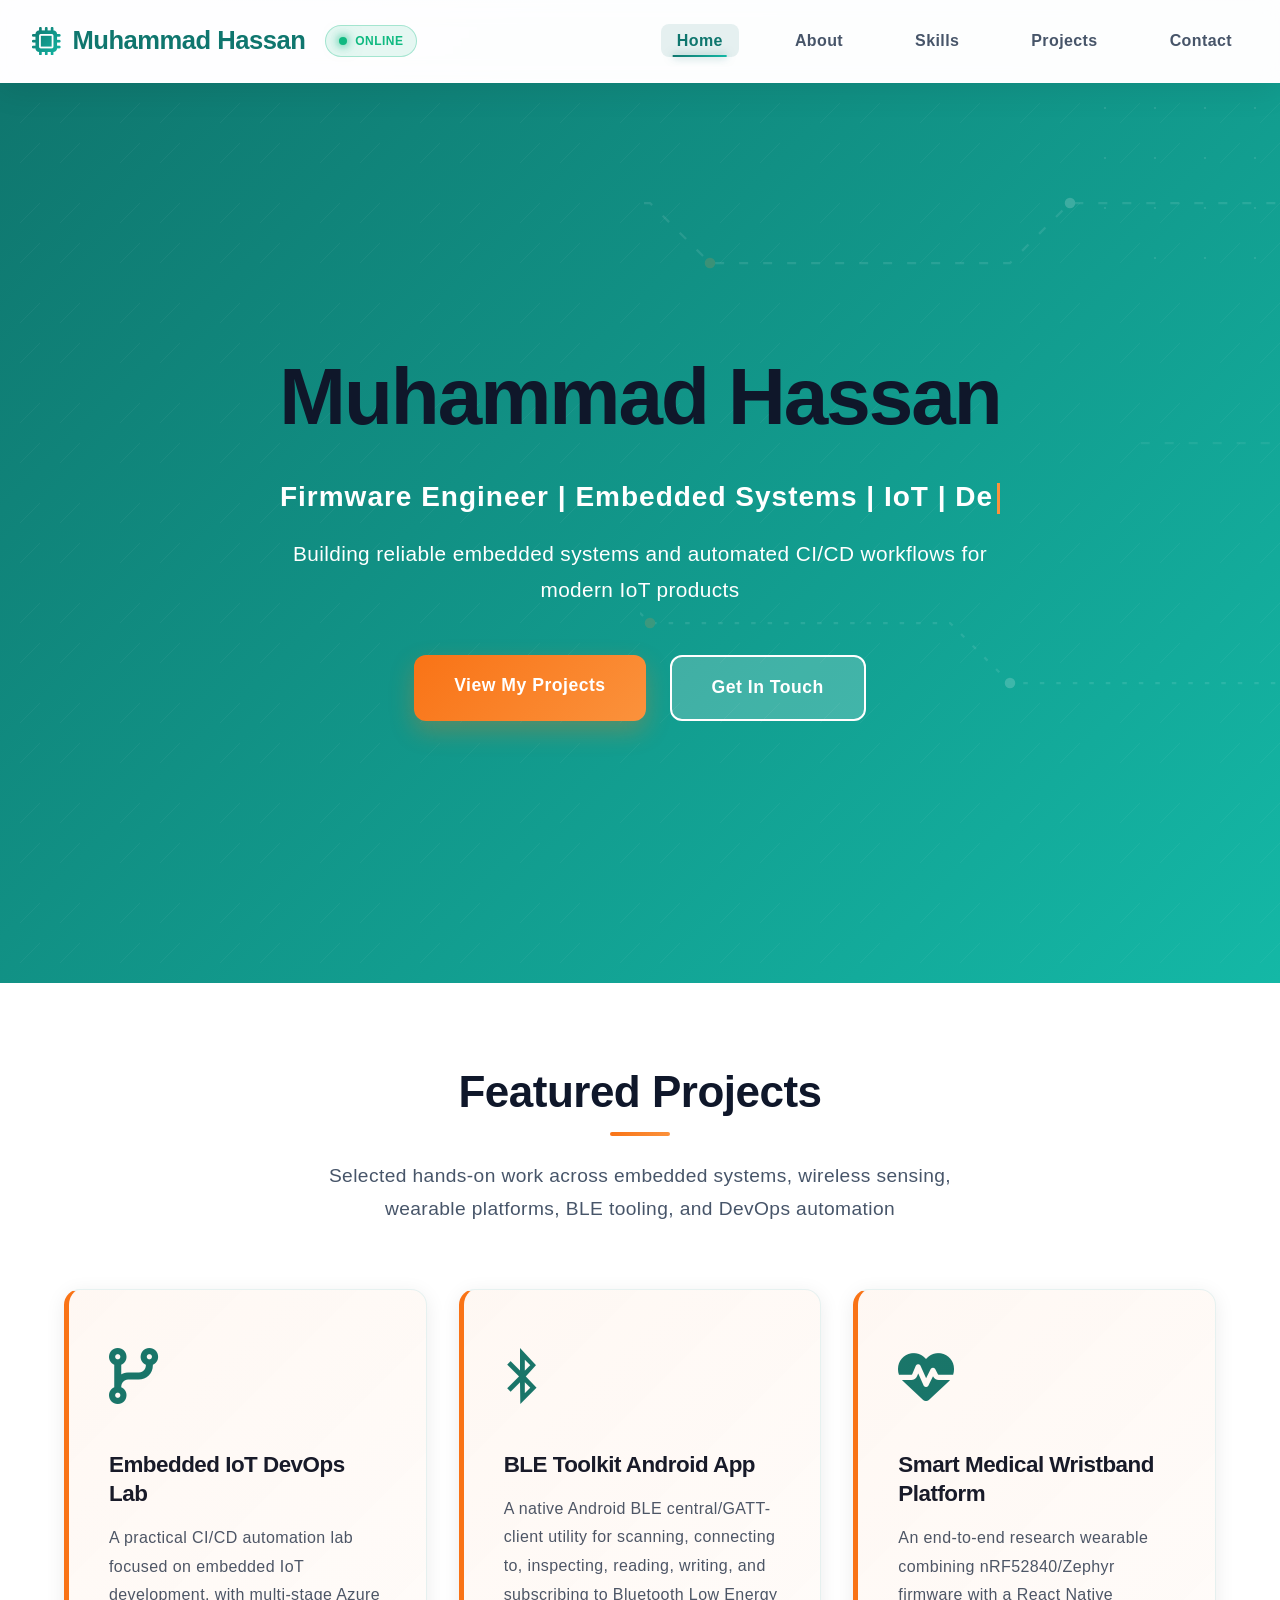
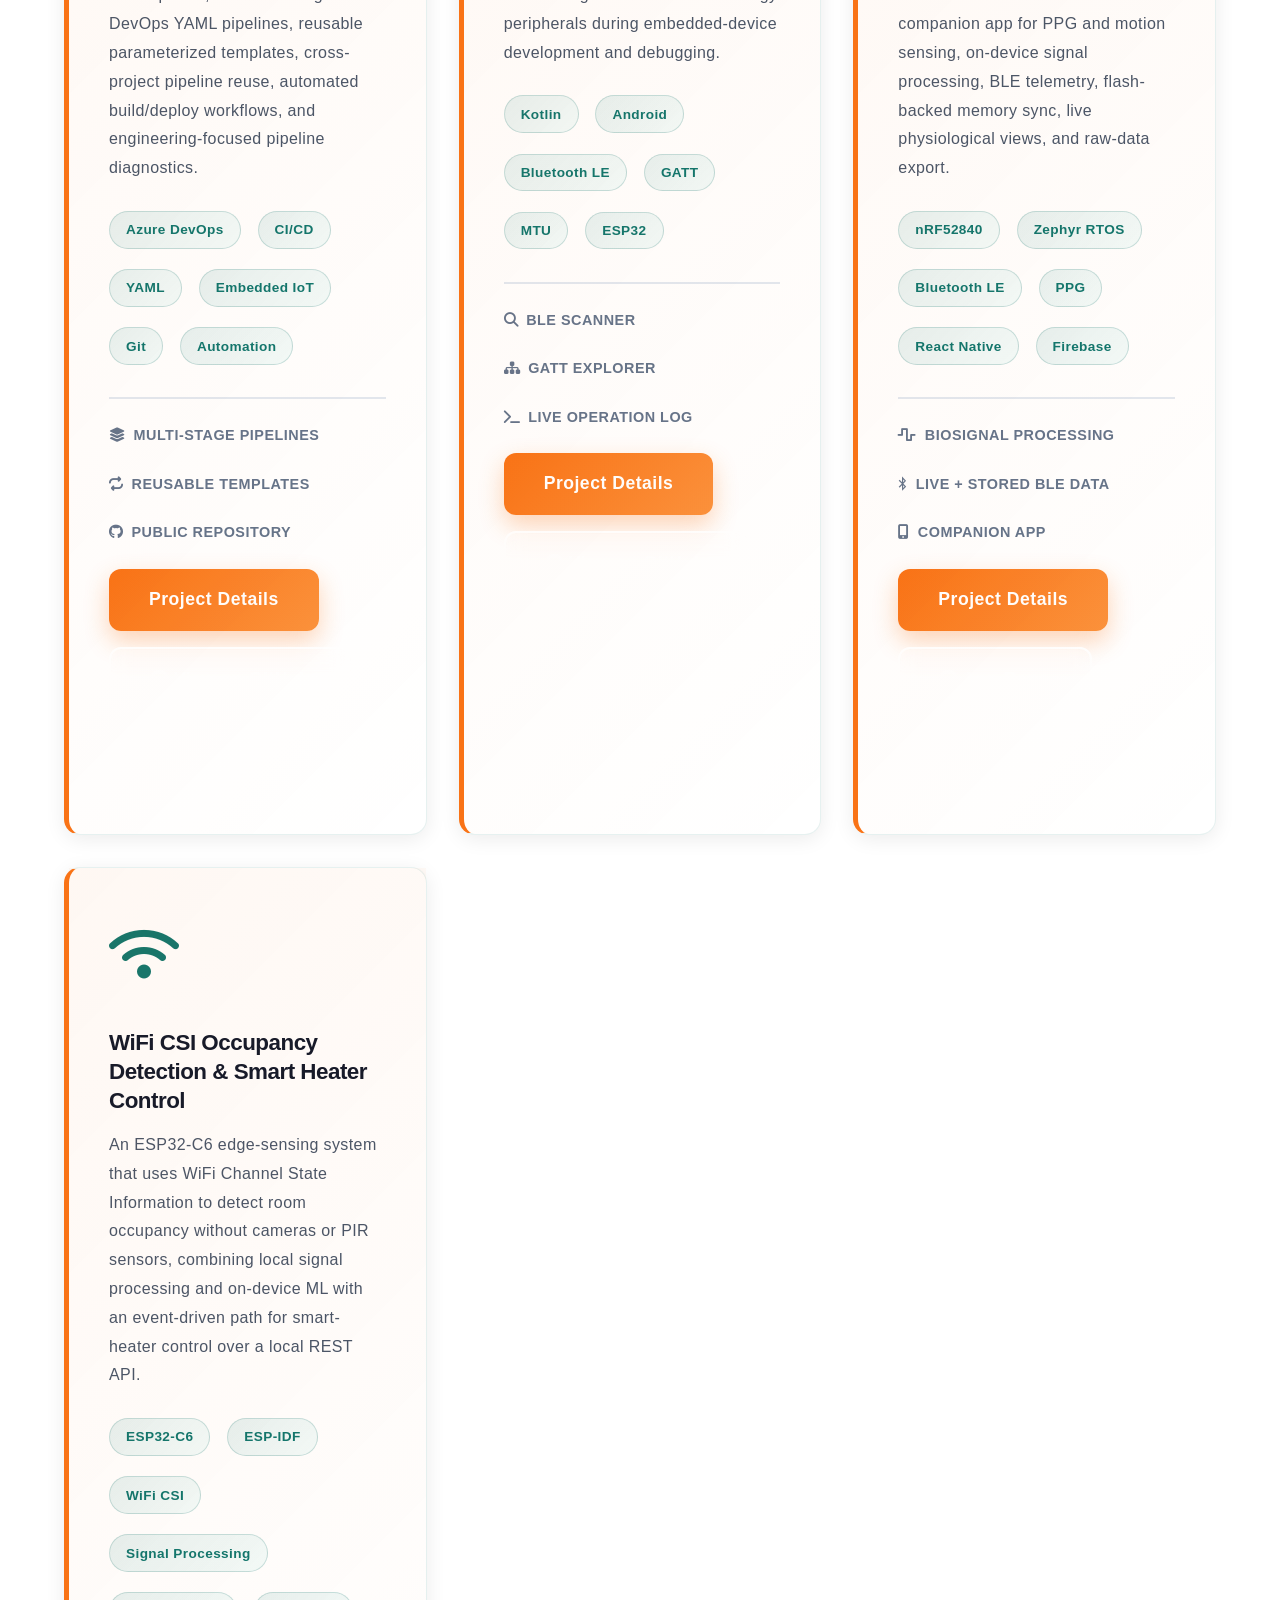
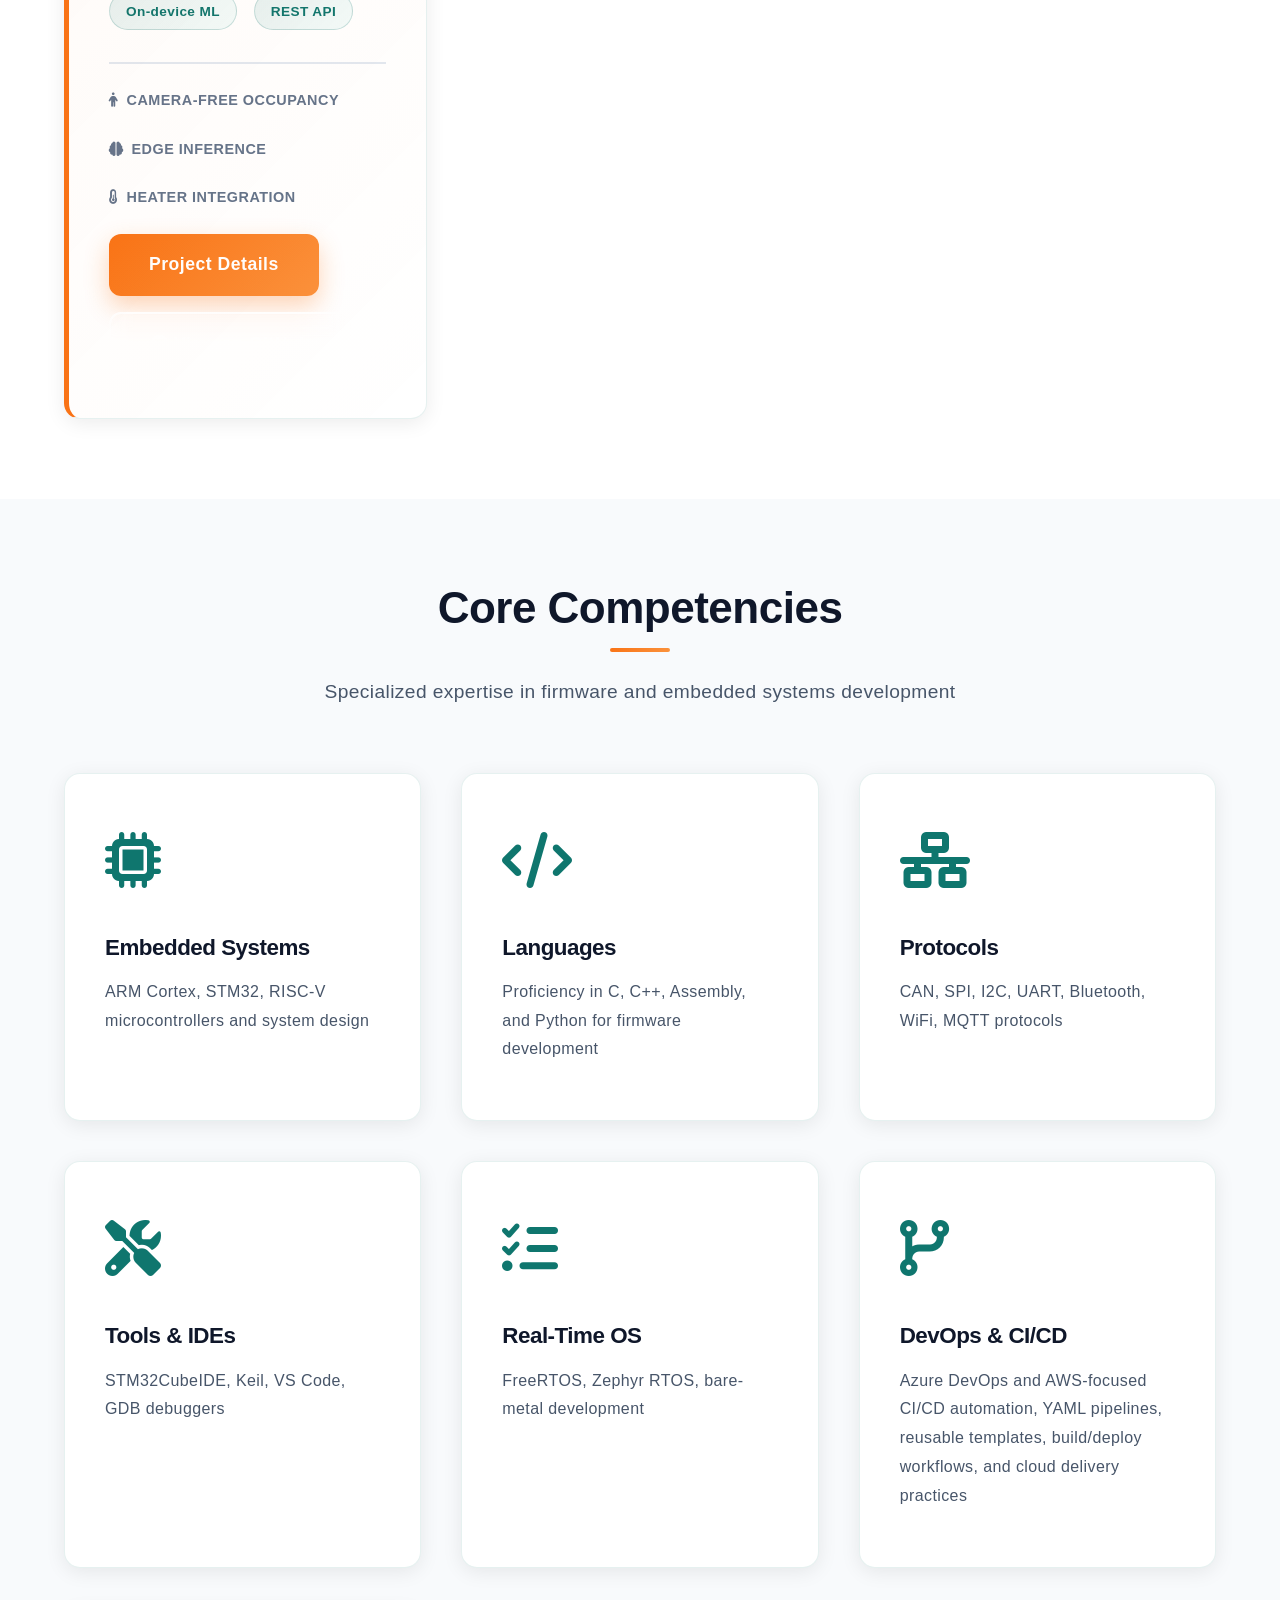
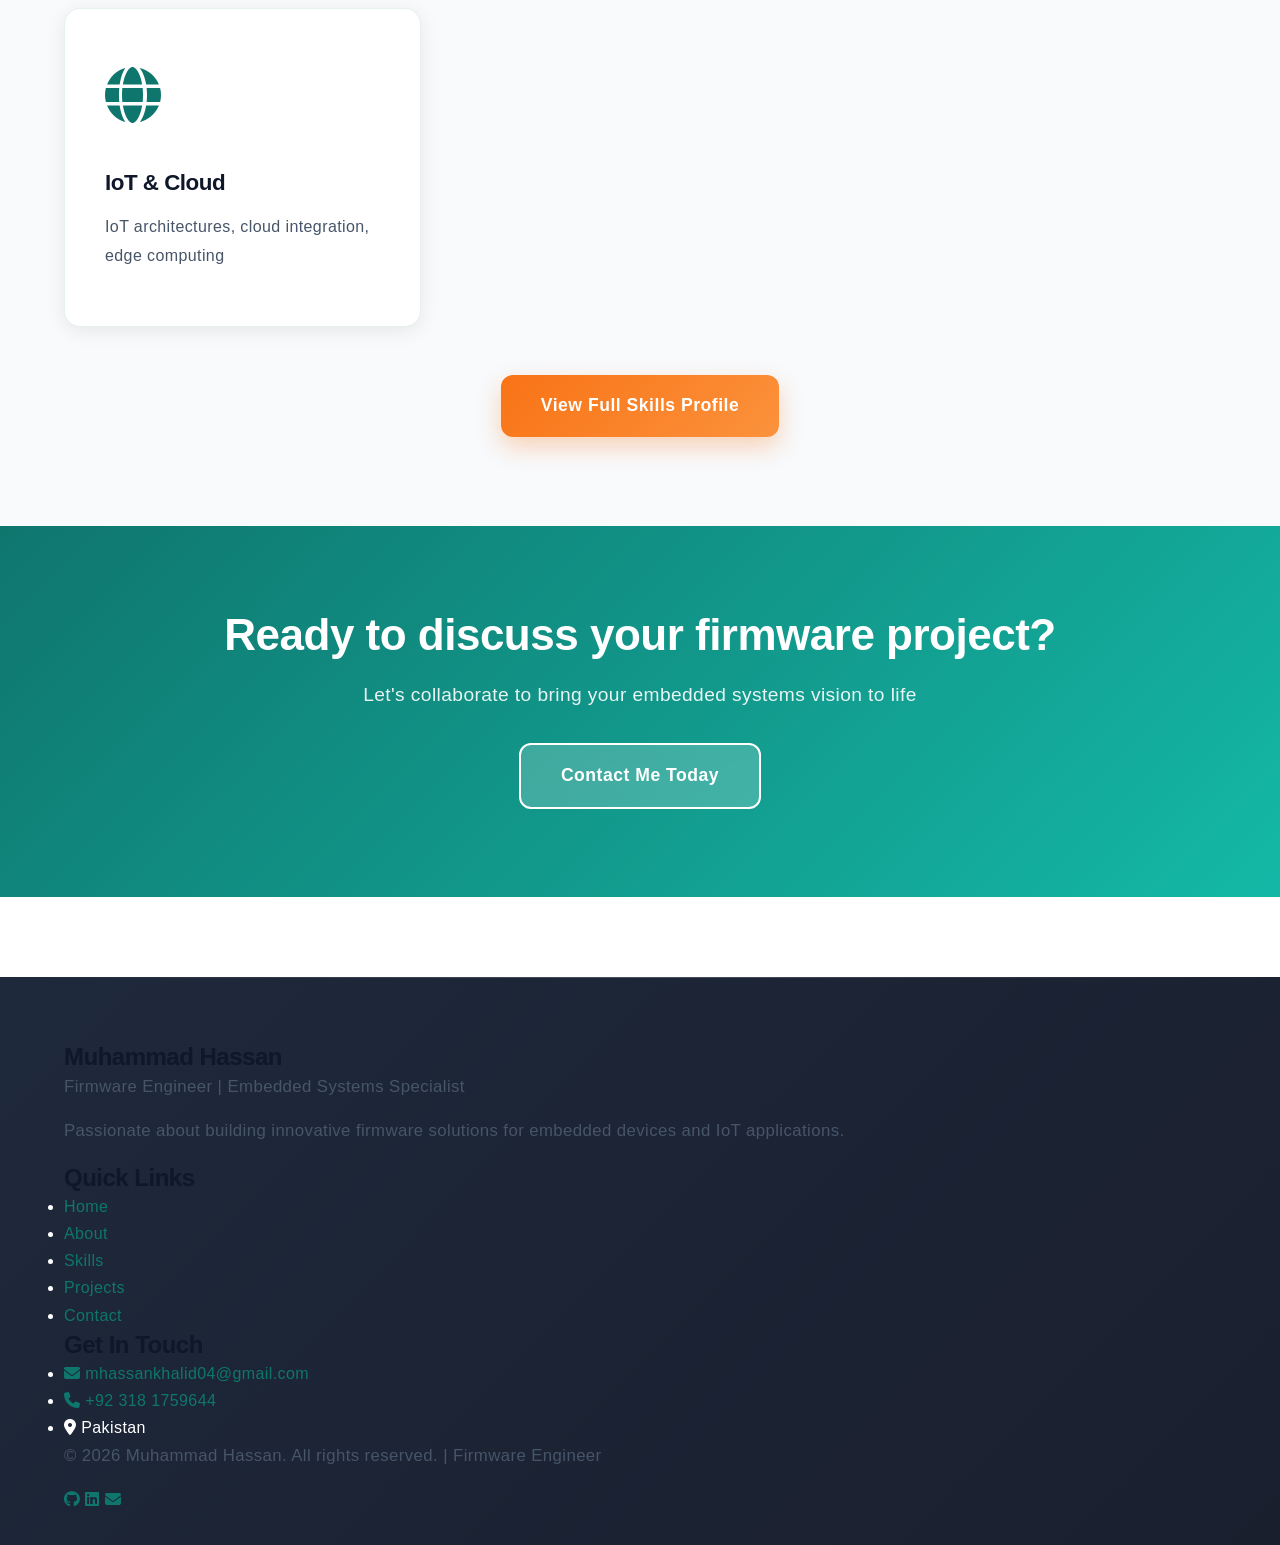
<file: index.html>
<!DOCTYPE html>
<html lang="en">
<head>
    <meta charset="UTF-8">
    <meta name="viewport" content="width=device-width, initial-scale=1.0">
    <title>Muhammad Hassan - Firmware Engineer Portfolio</title>
    <link rel="stylesheet" href="styles.css">
    <link rel="stylesheet" href="https://cdnjs.cloudflare.com/ajax/libs/font-awesome/6.4.0/css/all.min.css">
</head>
<body>
    <!-- Navigation -->
    <nav>
        <div class="navbar">
            <div class="logo">
                <i class="fas fa-microchip"></i>
                <span>Muhammad Hassan</span>
                <span class="status-pill"><span class="led-dot"></span>Online</span>
            </div>
            <ul class="nav-links">
                <li><a href="index.html" class="nav-link active">Home</a></li>
                <li><a href="about.html" class="nav-link">About</a></li>
                <li><a href="skills.html" class="nav-link">Skills</a></li>
                <li><a href="projects.html" class="nav-link">Projects</a></li>
                <li><a href="contact.html" class="nav-link">Contact</a></li>
            </ul>
            <button class="menu-toggle">
                <span></span>
                <span></span>
                <span></span>
            </button>
        </div>
    </nav>

    <!-- Hero Section -->
    <section class="hero" data-parallax="0.5">
        <div class="hero-content">
            <h1 class="hero-title">Muhammad Hassan</h1>
            <p class="hero-subtitle"><span data-typing data-speed="40">Firmware Engineer | Embedded Systems | IoT | DevOps</span><span class="cursor-blink">&nbsp;</span></p>
            <p class="hero-description">Building reliable embedded systems and automated CI/CD workflows for modern IoT products</p>
            <div class="cta-buttons">
                <a href="projects.html" class="btn btn-primary">View My Projects</a>
                <a href="contact.html" class="btn btn-secondary">Get In Touch</a>
            </div>
        </div>
    </section>

    


    <!-- Featured Project -->
    <section>
        <div class="container">
            <div class="section-title">
                <h2>Featured Projects</h2>
                <p>Selected hands-on work across embedded systems, wireless sensing, wearable platforms, BLE tooling, and DevOps automation</p>
            </div>
            <div class="featured-projects-grid">
                <div class="card project-card">
                    <div class="card-icon"><i class="fas fa-code-branch"></i></div>
                    <h3 class="card-title">Embedded IoT DevOps Lab</h3>
                    <p class="card-text">
                        A practical CI/CD automation lab focused on embedded IoT development, with multi-stage Azure DevOps YAML pipelines, reusable parameterized templates, cross-project pipeline reuse, automated build/deploy workflows, and engineering-focused pipeline diagnostics.
                    </p>
                    <div style="margin-top: 1rem;">
                        <span class="tech-tag">Azure DevOps</span>
                        <span class="tech-tag">CI/CD</span>
                        <span class="tech-tag">YAML</span>
                        <span class="tech-tag">Embedded IoT</span>
                        <span class="tech-tag">Git</span>
                        <span class="tech-tag">Automation</span>
                    </div>
                    <div class="project-meta">
                        <span class="meta-item"><i class="fas fa-layer-group"></i> Multi-stage pipelines</span>
                        <span class="meta-item"><i class="fas fa-repeat"></i> Reusable templates</span>
                        <span class="meta-item"><i class="fab fa-github"></i> Public repository</span>
                    </div>
                    <div style="margin-top: 1.5rem; display: flex; gap: 1rem; flex-wrap: wrap;">
                        <a href="projects.html" class="btn btn-primary">Project Details</a>
                        <a href="https://github.com/decodethehassan/devops-rpi-stm" target="_blank" rel="noopener noreferrer" class="btn btn-secondary"><i class="fab fa-github"></i> View on GitHub</a>
                    </div>
                </div>

                <div class="card project-card">
                    <div class="card-icon"><i class="fab fa-bluetooth-b"></i></div>
                    <h3 class="card-title">BLE Toolkit Android App</h3>
                    <p class="card-text">
                        A native Android BLE central/GATT-client utility for scanning, connecting to, inspecting, reading, writing, and subscribing to Bluetooth Low Energy peripherals during embedded-device development and debugging.
                    </p>
                    <div style="margin-top: 1rem;">
                        <span class="tech-tag">Kotlin</span>
                        <span class="tech-tag">Android</span>
                        <span class="tech-tag">Bluetooth LE</span>
                        <span class="tech-tag">GATT</span>
                        <span class="tech-tag">MTU</span>
                        <span class="tech-tag">ESP32</span>
                    </div>
                    <div class="project-meta">
                        <span class="meta-item"><i class="fas fa-magnifying-glass"></i> BLE scanner</span>
                        <span class="meta-item"><i class="fas fa-sitemap"></i> GATT explorer</span>
                        <span class="meta-item"><i class="fas fa-terminal"></i> Live operation log</span>
                    </div>
                    <div style="margin-top: 1.5rem; display: flex; gap: 1rem; flex-wrap: wrap;">
                        <a href="projects.html" class="btn btn-primary">Project Details</a>
                        <a href="https://github.com/decodethehassan/BLE-Toolkit-app" target="_blank" rel="noopener noreferrer" class="btn btn-secondary"><i class="fab fa-github"></i> View on GitHub</a>
                    </div>
                </div>

                <div class="card project-card">
                    <div class="card-icon"><i class="fas fa-heart-pulse"></i></div>
                    <h3 class="card-title">Smart Medical Wristband Platform</h3>
                    <p class="card-text">
                        An end-to-end research wearable combining nRF52840/Zephyr firmware with a React Native companion app for PPG and motion sensing, on-device signal processing, BLE telemetry, flash-backed memory sync, live physiological views, and raw-data export.
                    </p>
                    <div style="margin-top: 1rem;">
                        <span class="tech-tag">nRF52840</span>
                        <span class="tech-tag">Zephyr RTOS</span>
                        <span class="tech-tag">Bluetooth LE</span>
                        <span class="tech-tag">PPG</span>
                        <span class="tech-tag">React Native</span>
                        <span class="tech-tag">Firebase</span>
                    </div>
                    <div class="project-meta">
                        <span class="meta-item"><i class="fas fa-wave-square"></i> Biosignal processing</span>
                        <span class="meta-item"><i class="fab fa-bluetooth-b"></i> Live + stored BLE data</span>
                        <span class="meta-item"><i class="fas fa-mobile-screen-button"></i> Companion app</span>
                    </div>
                    <div style="margin-top: 1.5rem; display: flex; gap: 1rem; flex-wrap: wrap;">
                        <a href="projects.html" class="btn btn-primary">Project Details</a>
                        <a href="https://github.com/decodethehassan/SmartWatchApp" target="_blank" rel="noopener noreferrer" class="btn btn-secondary"><i class="fab fa-github"></i> App Repo</a>
                        <a href="https://github.com/decodethehassan/Medical-Wristband-Firmware" target="_blank" rel="noopener noreferrer" class="btn btn-secondary"><i class="fab fa-github"></i> Firmware Repo</a>
                    </div>
                </div>

                <div class="card project-card">
                    <div class="card-icon"><i class="fas fa-wifi"></i></div>
                    <h3 class="card-title">WiFi CSI Occupancy Detection & Smart Heater Control</h3>
                    <p class="card-text">
                        An ESP32-C6 edge-sensing system that uses WiFi Channel State Information to detect room occupancy without cameras or PIR sensors, combining local signal processing and on-device ML with an event-driven path for smart-heater control over a local REST API.
                    </p>
                    <div style="margin-top: 1rem;">
                        <span class="tech-tag">ESP32-C6</span>
                        <span class="tech-tag">ESP-IDF</span>
                        <span class="tech-tag">WiFi CSI</span>
                        <span class="tech-tag">Signal Processing</span>
                        <span class="tech-tag">On-device ML</span>
                        <span class="tech-tag">REST API</span>
                    </div>
                    <div class="project-meta">
                        <span class="meta-item"><i class="fas fa-person"></i> Camera-free occupancy</span>
                        <span class="meta-item"><i class="fas fa-brain"></i> Edge inference</span>
                        <span class="meta-item"><i class="fas fa-temperature-half"></i> Heater integration</span>
                    </div>
                    <div style="margin-top: 1.5rem; display: flex; gap: 1rem; flex-wrap: wrap;">
                        <a href="projects.html" class="btn btn-primary">Project Details</a>
                        <a href="https://github.com/decodethehassan/WiFi-CSI-Integration-with-smart-electric-heater" target="_blank" rel="noopener noreferrer" class="btn btn-secondary"><i class="fab fa-github"></i> View on GitHub</a>
                    </div>
                </div>
            </div>
        </div>
    </section>

    <!-- Skills Preview -->
    <section style="background: var(--bg-light);">
        <div class="container">
            <div class="section-title">
                <h2>Core Competencies</h2>
                <p>Specialized expertise in firmware and embedded systems development</p>
            </div>
            <div class="grid">
                <div class="card">
                    <div class="card-icon"><i class="fas fa-microchip"></i></div>
                    <h3 class="card-title">Embedded Systems</h3>
                    <p class="card-text">ARM Cortex, STM32, RISC-V microcontrollers and system design</p>
                </div>
                <div class="card">
                    <div class="card-icon"><i class="fas fa-code"></i></div>
                    <h3 class="card-title">Languages</h3>
                    <p class="card-text">Proficiency in C, C++, Assembly, and Python for firmware development</p>
                </div>
                <div class="card">
                    <div class="card-icon"><i class="fas fa-network-wired"></i></div>
                    <h3 class="card-title">Protocols</h3>
                    <p class="card-text">CAN, SPI, I2C, UART, Bluetooth, WiFi, MQTT protocols</p>
                </div>
                <div class="card">
                    <div class="card-icon"><i class="fas fa-tools"></i></div>
                    <h3 class="card-title">Tools & IDEs</h3>
                    <p class="card-text">STM32CubeIDE, Keil, VS Code, GDB debuggers</p>
                </div>
                <div class="card">
                    <div class="card-icon"><i class="fas fa-tasks"></i></div>
                    <h3 class="card-title">Real-Time OS</h3>
                    <p class="card-text">FreeRTOS, Zephyr RTOS, bare-metal development</p>
                </div>

                <div class="card">
                    <div class="card-icon"><i class="fas fa-code-branch"></i></div>
                    <h3 class="card-title">DevOps & CI/CD</h3>
                    <p class="card-text">Azure DevOps and AWS-focused CI/CD automation, YAML pipelines, reusable templates, build/deploy workflows, and cloud delivery practices</p>
                </div>
                <div class="card">
                    <div class="card-icon"><i class="fas fa-globe"></i></div>
                    <h3 class="card-title">IoT & Cloud</h3>
                    <p class="card-text">IoT architectures, cloud integration, edge computing</p>
                </div>
            </div>
            <div style="text-align: center; margin-top: 3rem;">
                <a href="skills.html" class="btn btn-primary">View Full Skills Profile</a>
            </div>
        </div>
    </section>

    <!-- CTA Section -->
    <section style="background: var(--gradient-1); color: white; padding: 5rem 2rem; text-align: center;">
        <div class="container">
            <h2 style="color: white; margin-bottom: 1rem;">Ready to discuss your firmware project?</h2>
            <p style="color: rgba(255,255,255,0.9); font-size: 1.2rem; margin-bottom: 2rem;">Let's collaborate to bring your embedded systems vision to life</p>
            <a href="contact.html" class="btn btn-secondary">Contact Me Today</a>
        </div>
    </section>

    <!-- Footer -->
    <footer class="site-footer">
        <div class="container">
            <div class="site-footer-grid">
                <div class="site-footer-column">
                    <h4 class="site-footer-title">Muhammad Hassan</h4>
                    <p class="site-footer-copy">Firmware Engineer | Embedded Systems Specialist</p>
                    <p class="site-footer-copy">Passionate about building innovative firmware solutions for embedded devices and IoT applications.</p>
                </div>
                <div class="site-footer-column">
                    <h4 class="site-footer-title">Quick Links</h4>
                    <ul class="site-footer-link-list">
                        <li class="site-footer-link-item"><a class="site-footer-link" href="index.html">Home</a></li>
                        <li class="site-footer-link-item"><a class="site-footer-link" href="about.html">About</a></li>
                        <li class="site-footer-link-item"><a class="site-footer-link" href="skills.html">Skills</a></li>
                        <li class="site-footer-link-item"><a class="site-footer-link" href="projects.html">Projects</a></li>
                        <li class="site-footer-link-item"><a class="site-footer-link" href="contact.html">Contact</a></li>
                    </ul>
                </div>
                <div class="site-footer-column">
                    <h4 class="site-footer-title">Get In Touch</h4>
                    <ul class="site-footer-contact-list">
                        <li class="site-footer-contact-item"><a class="site-footer-contact-link" href="mailto:mhassankhalid04@gmail.com"><i class="fas fa-envelope"></i> mhassankhalid04@gmail.com</a></li>
                        <li class="site-footer-contact-item"><a class="site-footer-contact-link" href="tel:+923181759644"><i class="fas fa-phone"></i> +92 318 1759644</a></li>
                        <li class="site-footer-contact-item"><span class="site-footer-copy"><i class="fas fa-map-marker-alt"></i> Pakistan</span></li>
                    </ul>
                </div>
            </div>
            <div class="site-footer-bottom">
                <div class="site-footer-bottom-row">
                    <p>&copy; 2026 Muhammad Hassan. All rights reserved. | Firmware Engineer</p>
                    <div class="site-footer-socials">
                        <a href="https://github.com/decodethehassan" target="_blank" rel="noopener noreferrer" aria-label="GitHub"><i class="fab fa-github"></i></a>
                        <a href="https://www.linkedin.com/in/muhammad-hassan-76900b267" target="_blank" rel="noopener noreferrer" aria-label="LinkedIn"><i class="fab fa-linkedin"></i></a>
                        <a href="mailto:mhassankhalid04@gmail.com" aria-label="Email"><i class="fas fa-envelope"></i></a>
                    </div>
                </div>
            </div>
        </div>
    </footer>

    <script src="script.js"></script>
</body>
</html>
</file>
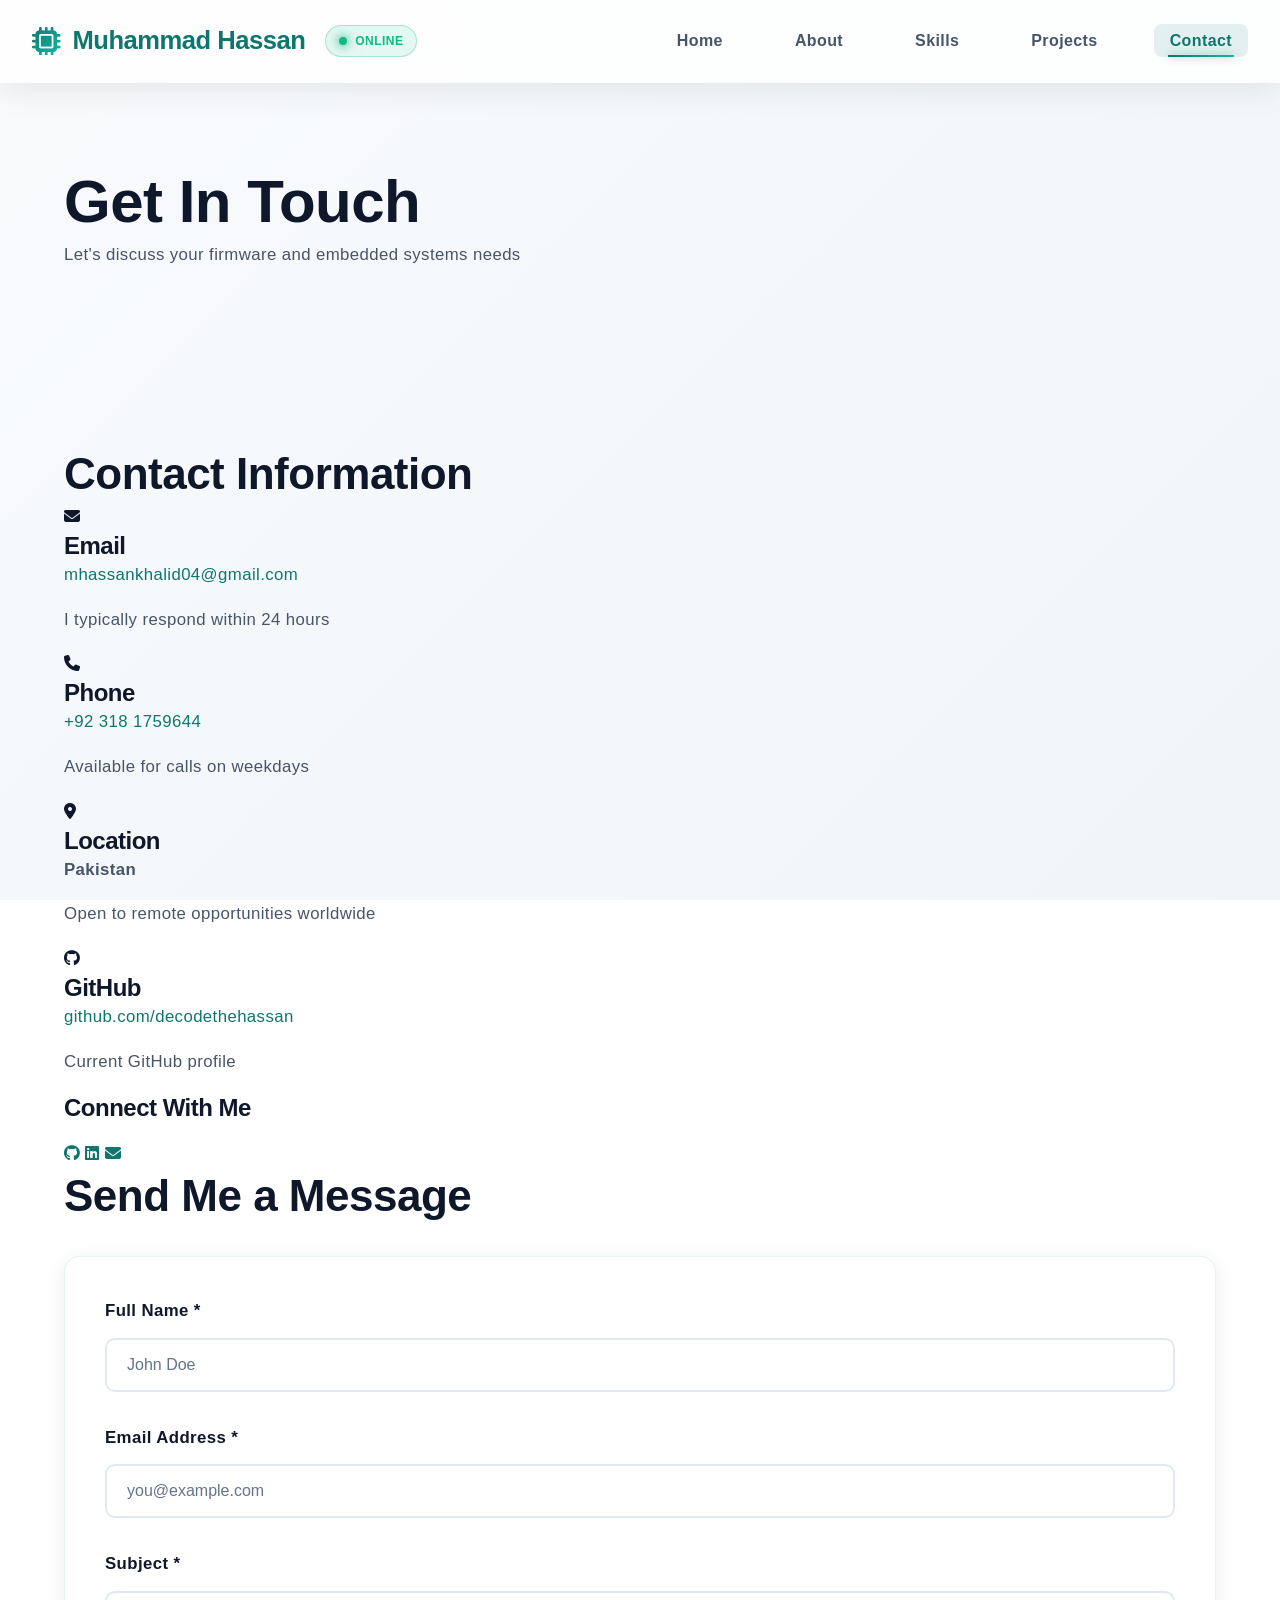
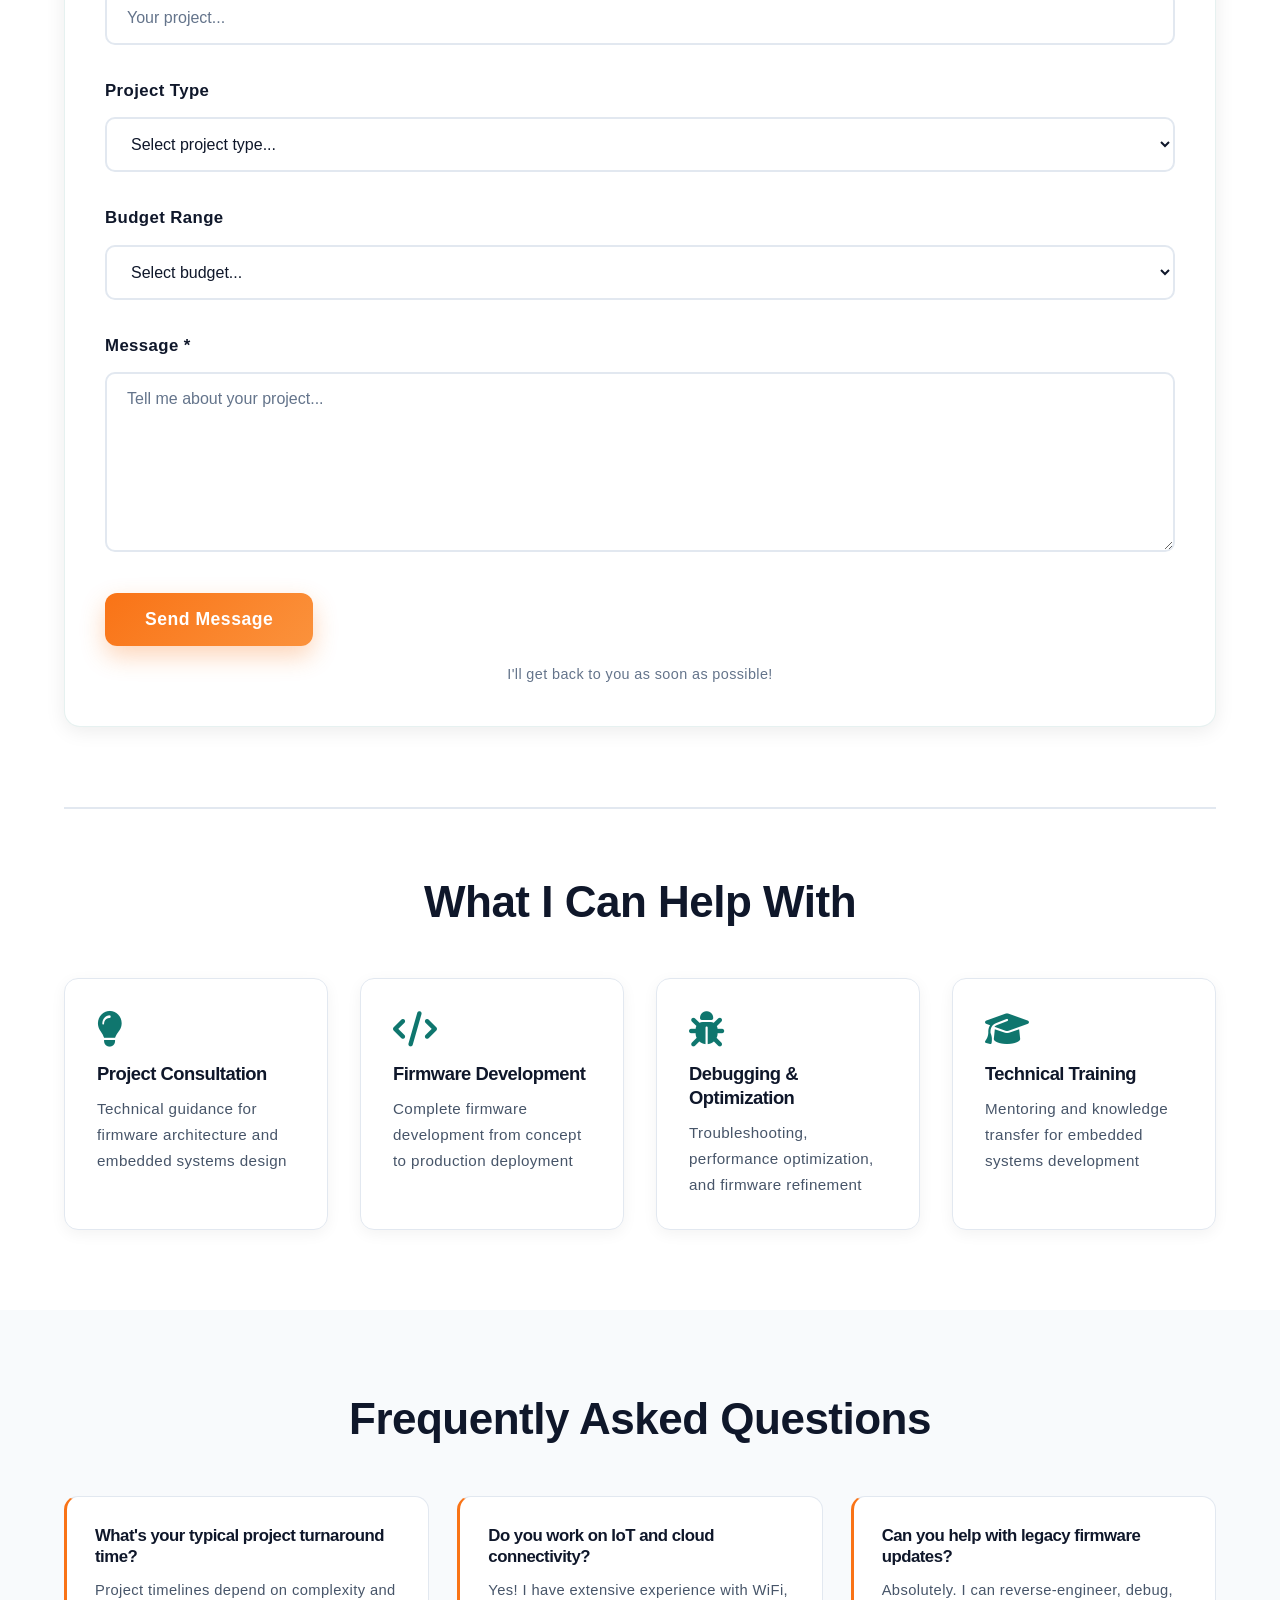
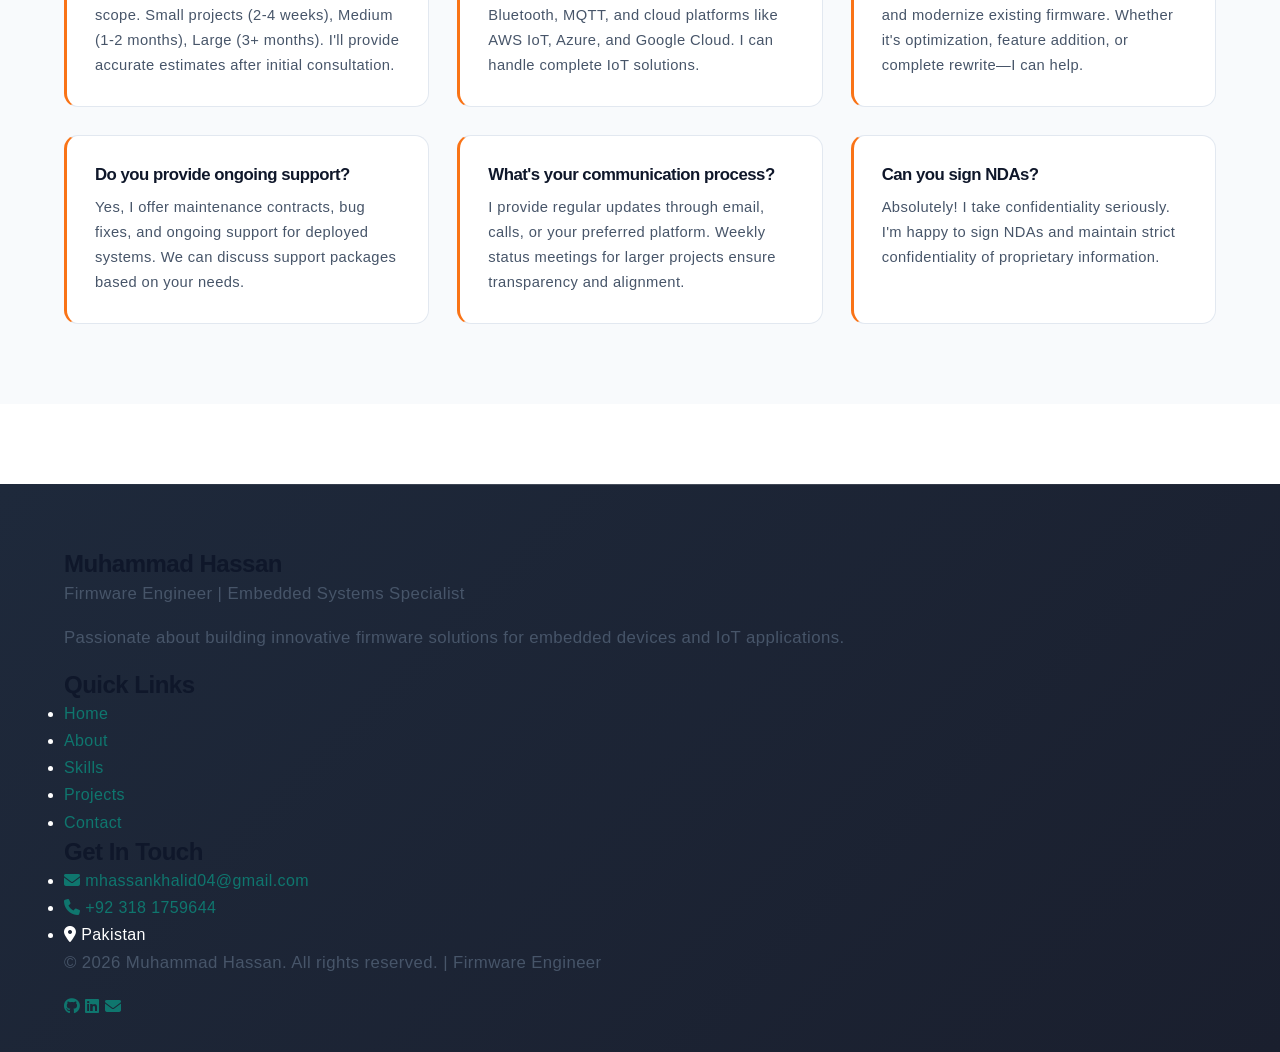
<file: contact.html>
<!DOCTYPE html>
<html lang="en">
<head>
    <meta charset="UTF-8">
    <meta name="viewport" content="width=device-width, initial-scale=1.0">
    <title>Contact - Muhammad Hassan</title>
    <link rel="stylesheet" href="styles.css">
    <link rel="stylesheet" href="https://cdnjs.cloudflare.com/ajax/libs/font-awesome/6.4.0/css/all.min.css">
</head>
<body>
    <!-- Navigation -->
    <nav>
        <div class="navbar">
            <div class="logo">
                <i class="fas fa-microchip"></i>
                <span>Muhammad Hassan</span>
                <span class="status-pill"><span class="led-dot"></span>Online</span>
            </div>
            <ul class="nav-links">
                <li><a href="index.html" class="nav-link">Home</a></li>
                <li><a href="about.html" class="nav-link">About</a></li>
                <li><a href="skills.html" class="nav-link">Skills</a></li>
                <li><a href="projects.html" class="nav-link">Projects</a></li>
                <li><a href="contact.html" class="nav-link active">Contact</a></li>
            </ul>
            <button class="menu-toggle">
                <span></span>
                <span></span>
                <span></span>
            </button>
        </div>
    </nav>

    <!-- Page Header -->
    <section class="page-hero">
        <div class="container">
            <h1>Get In Touch</h1>
            <p>Let's discuss your firmware and embedded systems needs</p>
        </div>
    </section>

    <!-- Contact Section -->
    <section>
        <div class="container">
            <div class="contact-layout">
                <!-- Contact Info -->
                <div class="contact-info">
                    <h2>Contact Information</h2>
                    
                    <div class="contact-item">
                        <div class="contact-icon"><i class="fas fa-envelope"></i></div>
                        <div class="contact-meta">
                            <h4>Email</h4>
                            <p><a class="contact-link" href="mailto:mhassankhalid04@gmail.com">mhassankhalid04@gmail.com</a></p>
                            <p class="contact-note">I typically respond within 24 hours</p>
                        </div>
                    </div>

                    <div class="contact-item">
                        <div class="contact-icon"><i class="fas fa-phone"></i></div>
                        <div class="contact-meta">
                            <h4>Phone</h4>
                            <p><a class="contact-link" href="tel:+923181759644">+92 318 1759644</a></p>
                            <p class="contact-note">Available for calls on weekdays</p>
                        </div>
                    </div>

                    <div class="contact-item">
                        <div class="contact-icon"><i class="fas fa-map-marker-alt"></i></div>
                        <div class="contact-meta">
                            <h4>Location</h4>
                            <p><strong>Pakistan</strong></p>
                            <p class="contact-note">Open to remote opportunities worldwide</p>
                        </div>
                    </div>

                    <div class="contact-item">
                        <div class="contact-icon"><i class="fab fa-github"></i></div>
                        <div class="contact-meta">
                            <h4>GitHub</h4>
                            <p><a class="contact-link" href="https://github.com/decodethehassan" target="_blank" rel="noopener noreferrer">github.com/decodethehassan</a></p>
                            <p class="contact-note">Current GitHub profile</p>
                        </div>
                    </div>

                    <div>
                        <h4 style="margin-bottom: 1rem;">Connect With Me</h4>
                        <div class="contact-social">
                            <a href="https://github.com/decodethehassan" target="_blank" rel="noopener noreferrer" title="GitHub"><i class="fab fa-github"></i></a>
                            <a href="https://www.linkedin.com/in/muhammad-hassan-76900b267" target="_blank" title="LinkedIn"><i class="fab fa-linkedin"></i></a>
                            <a href="mailto:mhassankhalid04@gmail.com" title="Email"><i class="fas fa-envelope"></i></a>
                        </div>
                    </div>
                </div>

                <!-- Contact Form -->
                <div>
                    <h2 style="margin-bottom: 2rem;">Send Me a Message</h2>
                    <form class="card contact-form-card" id="contactForm">
                        <div class="form-group">
                            <label for="name">Full Name *</label>
                            <input type="text" id="name" name="name" placeholder="John Doe" required>
                        </div>

                        <div class="form-group">
                            <label for="email">Email Address *</label>
                            <input type="email" id="email" name="email" placeholder="you@example.com" required>
                        </div>

                        <div class="form-group">
                            <label for="subject">Subject *</label>
                            <input type="text" id="subject" name="subject" placeholder="Your project..." required>
                        </div>

                        <div class="form-group">
                            <label for="projectType">Project Type</label>
                            <select id="projectType" name="projectType">
                                <option value="">Select project type...</option>
                                <option value="iot">IoT Development</option>
                                <option value="motor">Motor Control</option>
                                <option value="power">Power Management</option>
                                <option value="communication">Communication Protocol</option>
                                <option value="bootloader">Bootloader Development</option>
                                <option value="other">Other</option>
                            </select>
                        </div>

                        <div class="form-group">
                            <label for="budget">Budget Range</label>
                            <select id="budget" name="budget">
                                <option value="">Select budget...</option>
                                <option value="small">$1,000 - $5,000</option>
                                <option value="medium">$5,000 - $15,000</option>
                                <option value="large">$15,000 - $50,000</option>
                                <option value="enterprise">$50,000+</option>
                            </select>
                        </div>

                        <div class="form-group">
                            <label for="message">Message *</label>
                            <textarea id="message" name="message" rows="8" placeholder="Tell me about your project..." required></textarea>
                        </div>

                        <button type="submit" class="btn btn-primary">Send Message</button>
                        <p class="form-note">I'll get back to you as soon as possible!</p>
                    </form>
                    <div id="formMessage" class="form-message" style="display: none;"></div>
                </div>
            </div>

            <!-- Services -->
            <div class="services-section">
                <h2>What I Can Help With</h2>
                <div class="services-grid">
                    <div class="service-card">
                        <i class="fas fa-lightbulb"></i>
                        <h4>Project Consultation</h4>
                        <p>Technical guidance for firmware architecture and embedded systems design</p>
                    </div>
                    <div class="service-card">
                        <i class="fas fa-code"></i>
                        <h4>Firmware Development</h4>
                        <p>Complete firmware development from concept to production deployment</p>
                    </div>
                    <div class="service-card">
                        <i class="fas fa-bug"></i>
                        <h4>Debugging & Optimization</h4>
                        <p>Troubleshooting, performance optimization, and firmware refinement</p>
                    </div>
                    <div class="service-card">
                        <i class="fas fa-graduation-cap"></i>
                        <h4>Technical Training</h4>
                        <p>Mentoring and knowledge transfer for embedded systems development</p>
                    </div>
                </div>
            </div>
        </div>
    </section>

    <!-- FAQ Section -->
    <section class="faq-section">
        <div class="container">
            <h2>Frequently Asked Questions</h2>
            <div class="faq-grid">
                <div class="faq-item">
                    <h4>What's your typical project turnaround time?</h4>
                    <p>Project timelines depend on complexity and scope. Small projects (2-4 weeks), Medium (1-2 months), Large (3+ months). I'll provide accurate estimates after initial consultation.</p>
                </div>
                <div class="faq-item">
                    <h4>Do you work on IoT and cloud connectivity?</h4>
                    <p>Yes! I have extensive experience with WiFi, Bluetooth, MQTT, and cloud platforms like AWS IoT, Azure, and Google Cloud. I can handle complete IoT solutions.</p>
                </div>
                <div class="faq-item">
                    <h4>Can you help with legacy firmware updates?</h4>
                    <p>Absolutely. I can reverse-engineer, debug, and modernize existing firmware. Whether it's optimization, feature addition, or complete rewrite—I can help.</p>
                </div>
                <div class="faq-item">
                    <h4>Do you provide ongoing support?</h4>
                    <p>Yes, I offer maintenance contracts, bug fixes, and ongoing support for deployed systems. We can discuss support packages based on your needs.</p>
                </div>
                <div class="faq-item">
                    <h4>What's your communication process?</h4>
                    <p>I provide regular updates through email, calls, or your preferred platform. Weekly status meetings for larger projects ensure transparency and alignment.</p>
                </div>
                <div class="faq-item">
                    <h4>Can you sign NDAs?</h4>
                    <p>Absolutely! I take confidentiality seriously. I'm happy to sign NDAs and maintain strict confidentiality of proprietary information.</p>
                </div>
            </div>
        </div>
    </section>

    <!-- Footer -->
    <footer class="site-footer">
        <div class="container">
            <div class="site-footer-grid">
                <div class="site-footer-column">
                    <h4 class="site-footer-title">Muhammad Hassan</h4>
                    <p class="site-footer-copy">Firmware Engineer | Embedded Systems Specialist</p>
                    <p class="site-footer-copy">Passionate about building innovative firmware solutions for embedded devices and IoT applications.</p>
                </div>
                <div class="site-footer-column">
                    <h4 class="site-footer-title">Quick Links</h4>
                    <ul class="site-footer-link-list">
                        <li class="site-footer-link-item"><a class="site-footer-link" href="index.html">Home</a></li>
                        <li class="site-footer-link-item"><a class="site-footer-link" href="about.html">About</a></li>
                        <li class="site-footer-link-item"><a class="site-footer-link" href="skills.html">Skills</a></li>
                        <li class="site-footer-link-item"><a class="site-footer-link" href="projects.html">Projects</a></li>
                        <li class="site-footer-link-item"><a class="site-footer-link" href="contact.html">Contact</a></li>
                    </ul>
                </div>
                <div class="site-footer-column">
                    <h4 class="site-footer-title">Get In Touch</h4>
                    <ul class="site-footer-contact-list">
                        <li class="site-footer-contact-item"><a class="site-footer-contact-link" href="mailto:mhassankhalid04@gmail.com"><i class="fas fa-envelope"></i> mhassankhalid04@gmail.com</a></li>
                        <li class="site-footer-contact-item"><a class="site-footer-contact-link" href="tel:+923181759644"><i class="fas fa-phone"></i> +92 318 1759644</a></li>
                        <li class="site-footer-contact-item"><span class="site-footer-copy"><i class="fas fa-map-marker-alt"></i> Pakistan</span></li>
                    </ul>
                </div>
            </div>
            <div class="site-footer-bottom">
                <div class="site-footer-bottom-row">
                    <p>&copy; 2026 Muhammad Hassan. All rights reserved. | Firmware Engineer</p>
                    <div class="site-footer-socials">
                        <a href="https://github.com/decodethehassan" target="_blank" rel="noopener noreferrer" aria-label="GitHub"><i class="fab fa-github"></i></a>
                        <a href="https://www.linkedin.com/in/muhammad-hassan-76900b267" target="_blank" rel="noopener noreferrer" aria-label="LinkedIn"><i class="fab fa-linkedin"></i></a>
                        <a href="mailto:mhassankhalid04@gmail.com" aria-label="Email"><i class="fas fa-envelope"></i></a>
                    </div>
                </div>
            </div>
        </div>
    </footer>

    <script src="script.js"></script>
</body>
</html>
</file>
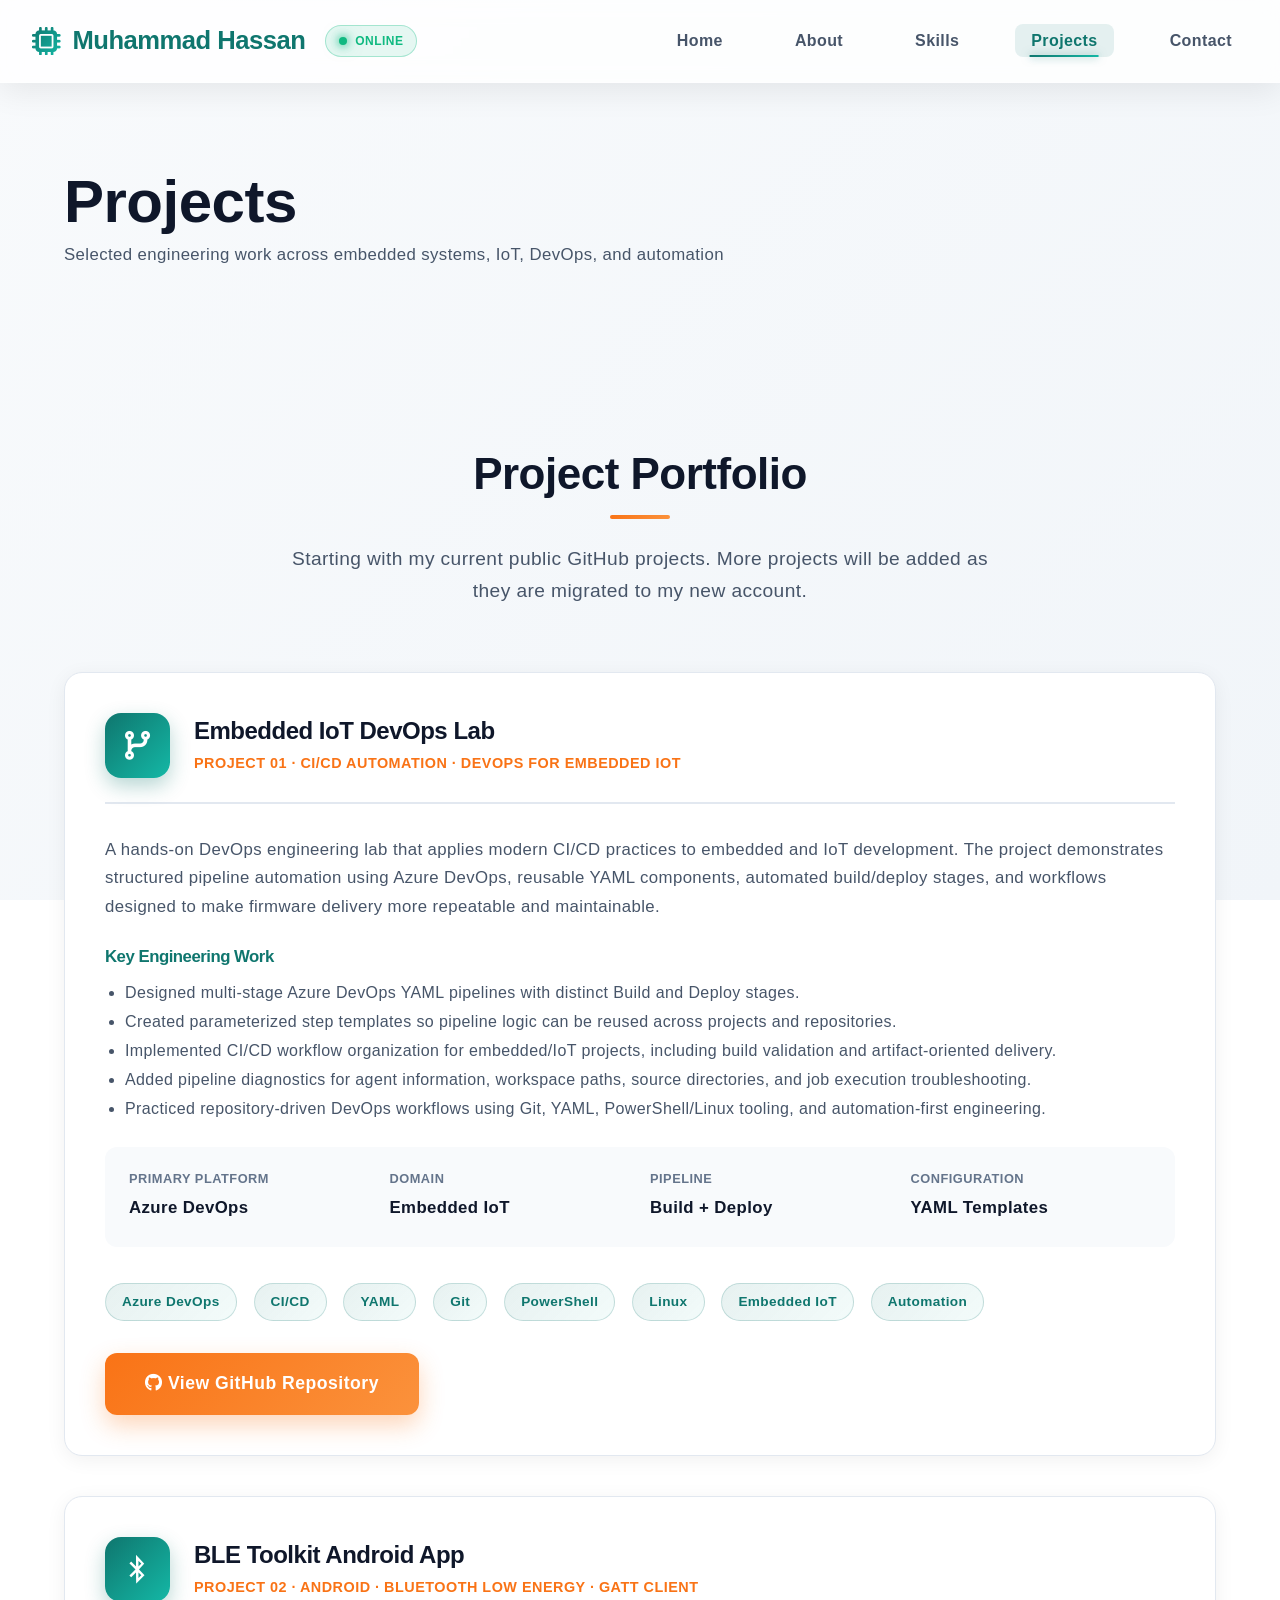
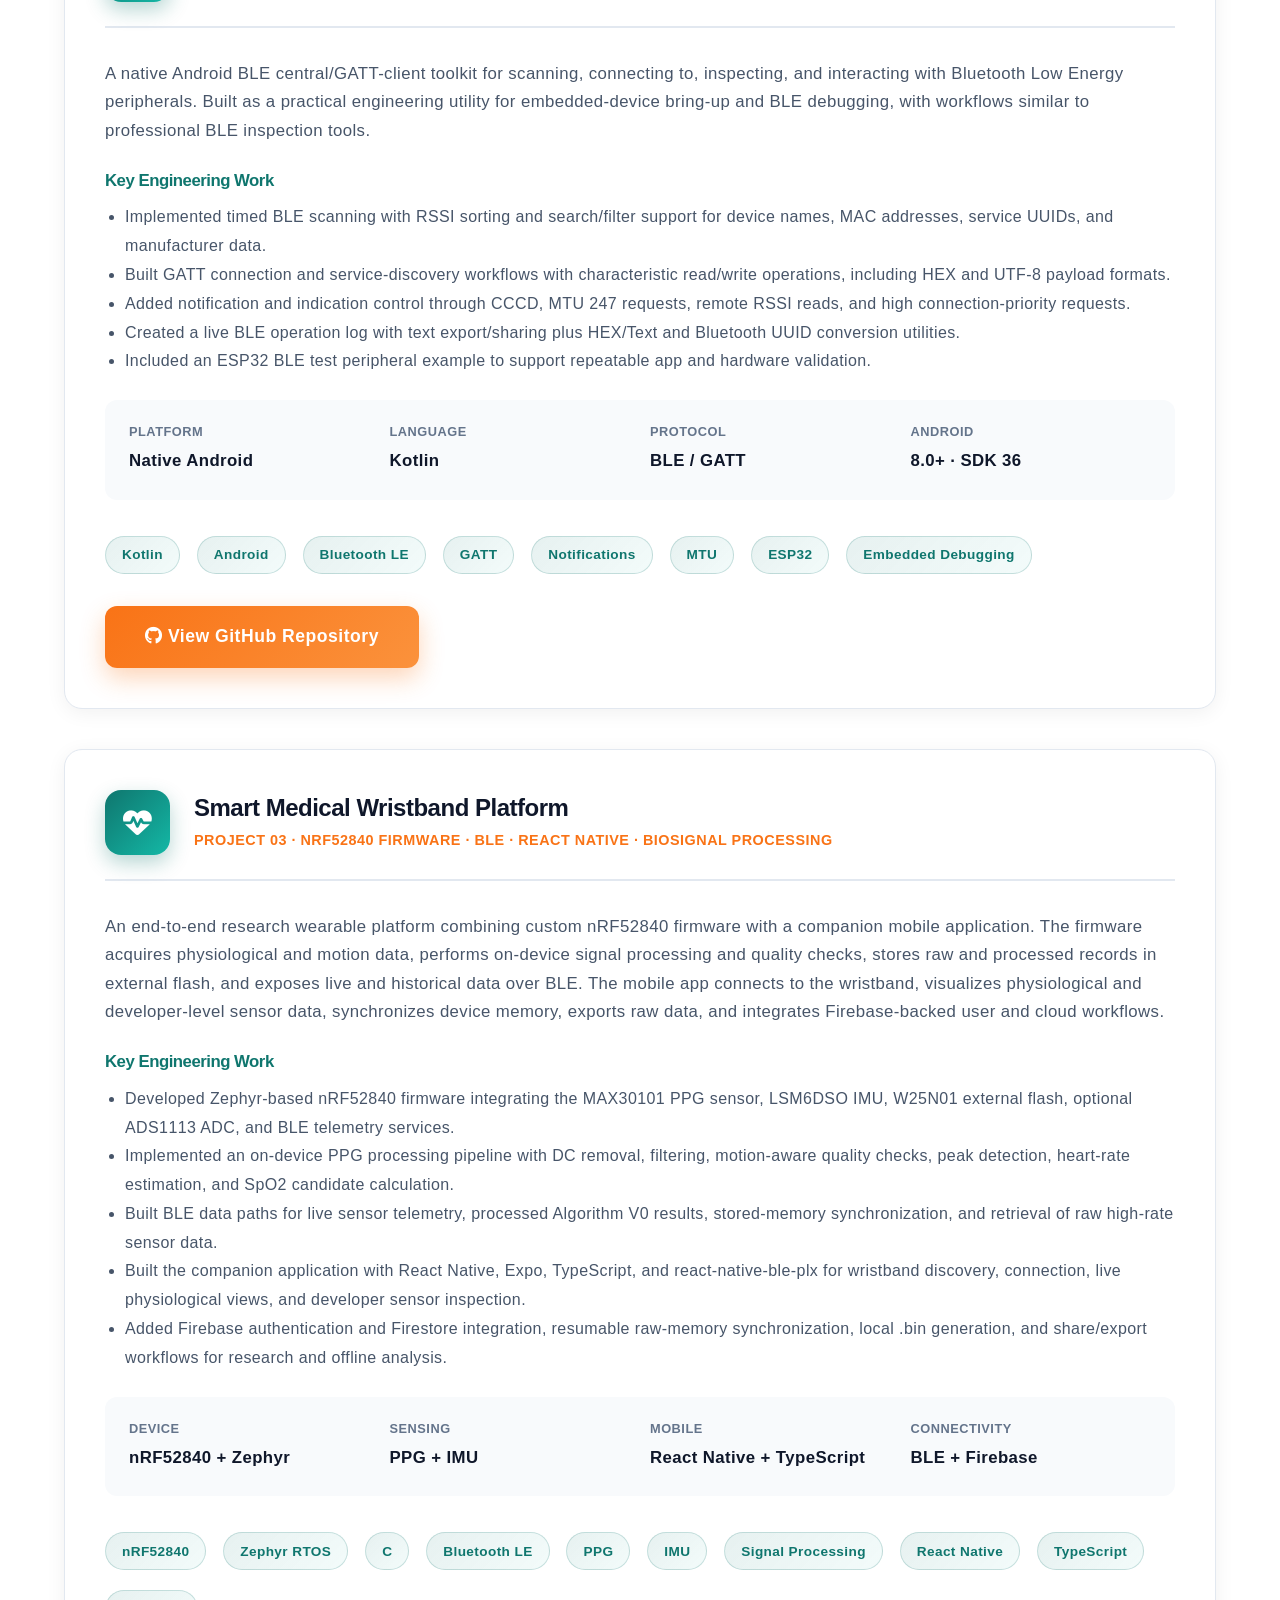
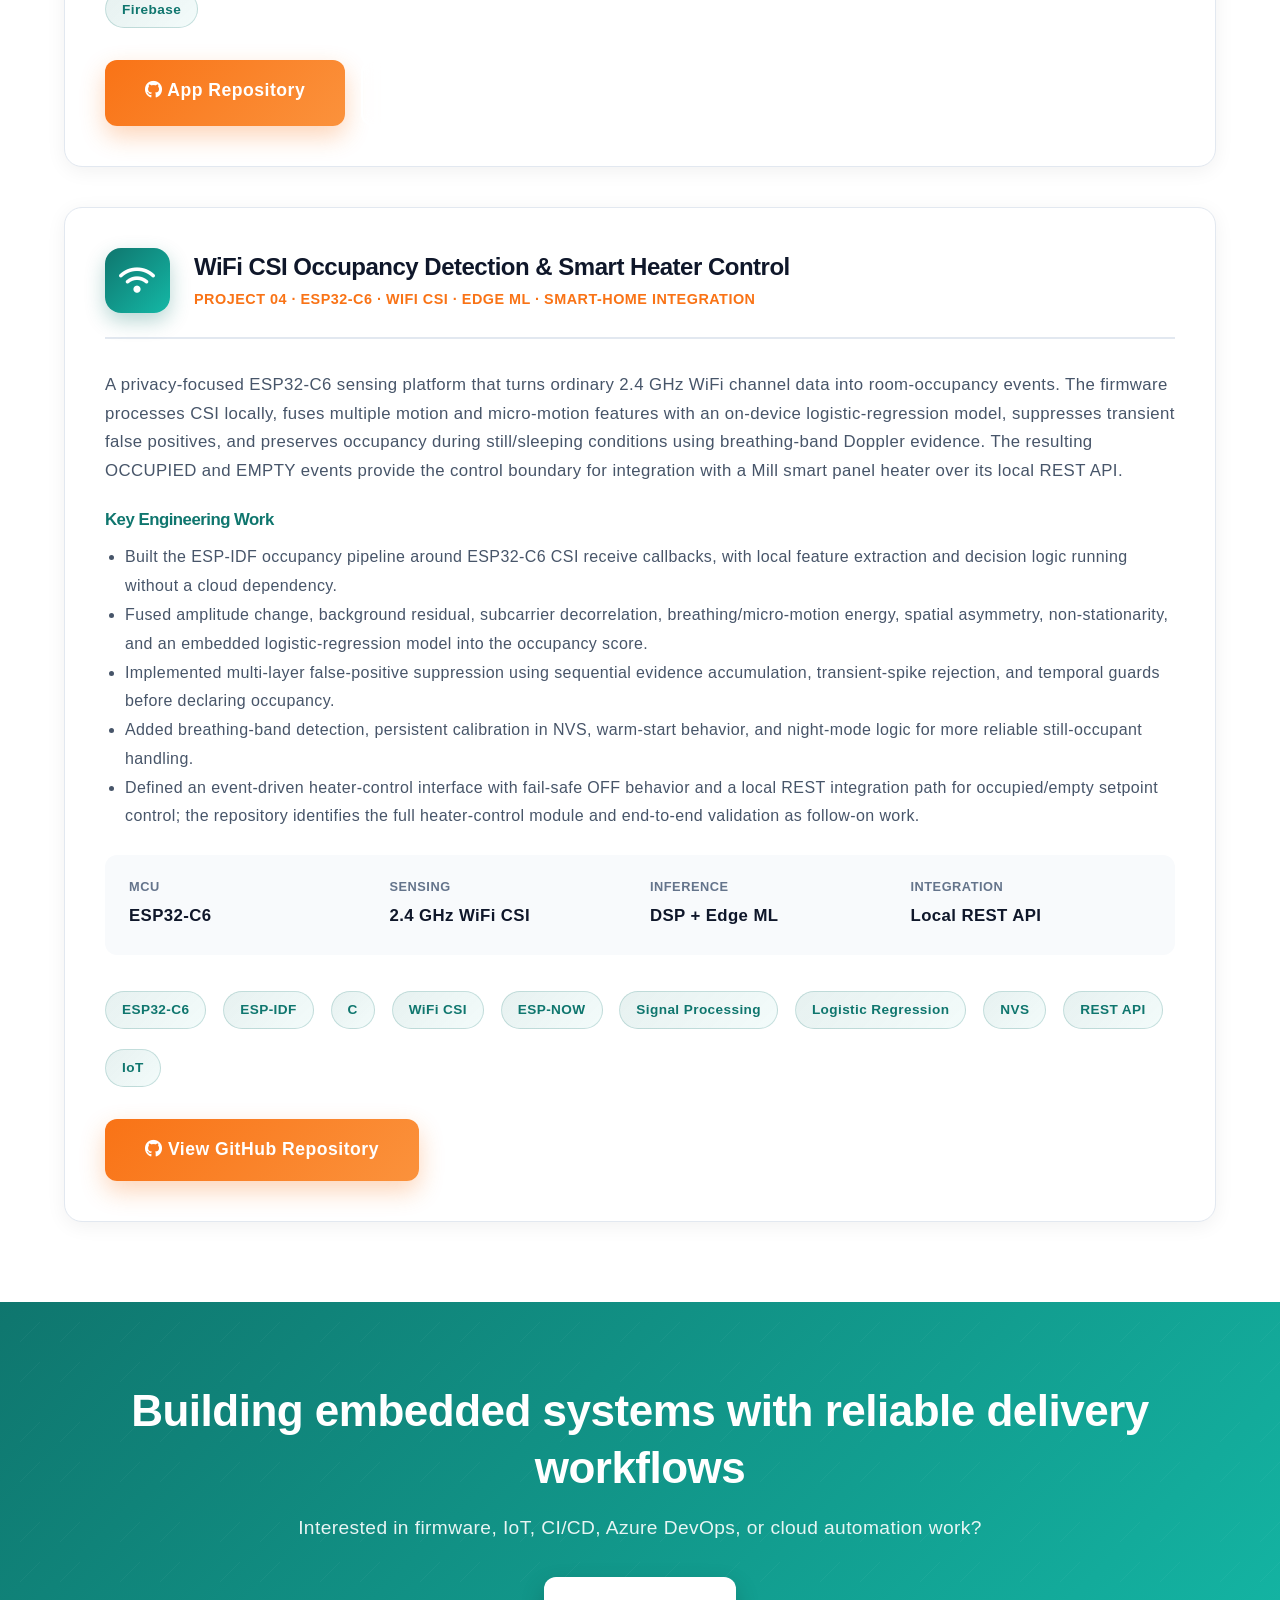
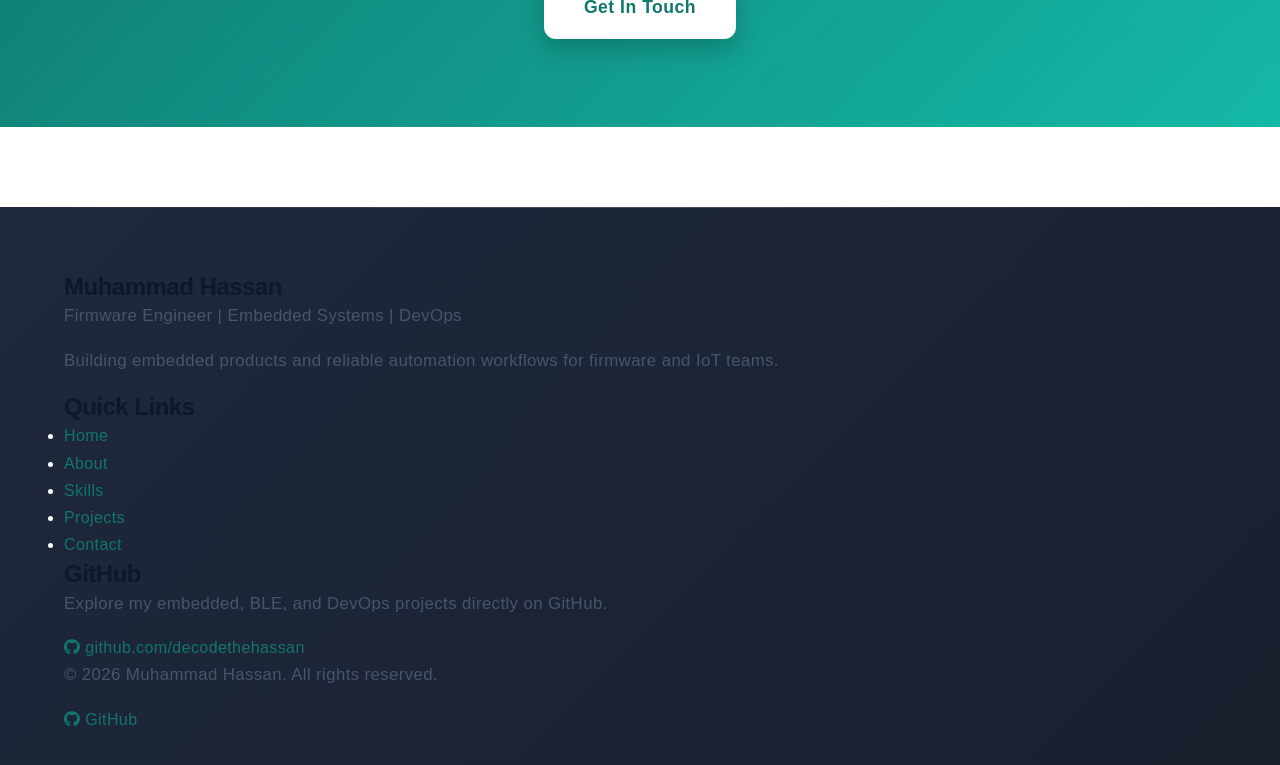
<file: projects.html>
<!DOCTYPE html>
<html lang="en">
<head>
    <meta charset="UTF-8">
    <meta name="viewport" content="width=device-width, initial-scale=1.0">
    <title>Projects - Muhammad Hassan</title>
    <link rel="stylesheet" href="styles.css">
    <link rel="stylesheet" href="https://cdnjs.cloudflare.com/ajax/libs/font-awesome/6.4.0/css/all.min.css">
</head>
<body>
    <nav>
        <div class="navbar">
            <div class="logo">
                <i class="fas fa-microchip"></i>
                <span>Muhammad Hassan</span>
                <span class="status-pill"><span class="led-dot"></span>Online</span>
            </div>
            <ul class="nav-links">
                <li><a href="index.html" class="nav-link">Home</a></li>
                <li><a href="about.html" class="nav-link">About</a></li>
                <li><a href="skills.html" class="nav-link">Skills</a></li>
                <li><a href="projects.html" class="nav-link active">Projects</a></li>
                <li><a href="contact.html" class="nav-link">Contact</a></li>
            </ul>
            <button class="menu-toggle" aria-label="Toggle navigation">
                <span></span><span></span><span></span>
            </button>
        </div>
    </nav>

    <section class="page-hero">
        <div class="container">
            <h1>Projects</h1>
            <p>Selected engineering work across embedded systems, IoT, DevOps, and automation</p>
        </div>
    </section>

    <section>
        <div class="container">
            <div class="section-title">
                <h2>Project Portfolio</h2>
                <p>Starting with my current public GitHub projects. More projects will be added as they are migrated to my new account.</p>
            </div>

            <div class="projects-list">
                <article class="project-detail-card">
                    <div class="project-header">
                        <div class="project-icon"><i class="fas fa-code-branch"></i></div>
                        <div class="project-title-section">
                            <h3>Embedded IoT DevOps Lab</h3>
                            <div class="project-meta">Project 01 · CI/CD Automation · DevOps for Embedded IoT</div>
                        </div>
                    </div>
                    <div class="project-body">
                        <p>
                            A hands-on DevOps engineering lab that applies modern CI/CD practices to embedded and IoT development. The project demonstrates structured pipeline automation using Azure DevOps, reusable YAML components, automated build/deploy stages, and workflows designed to make firmware delivery more repeatable and maintainable.
                        </p>

                        <h5>Key Engineering Work</h5>
                        <ul>
                            <li>Designed multi-stage Azure DevOps YAML pipelines with distinct Build and Deploy stages.</li>
                            <li>Created parameterized step templates so pipeline logic can be reused across projects and repositories.</li>
                            <li>Implemented CI/CD workflow organization for embedded/IoT projects, including build validation and artifact-oriented delivery.</li>
                            <li>Added pipeline diagnostics for agent information, workspace paths, source directories, and job execution troubleshooting.</li>
                            <li>Practiced repository-driven DevOps workflows using Git, YAML, PowerShell/Linux tooling, and automation-first engineering.</li>
                        </ul>

                        <div class="project-details-grid">
                            <div><h5>Primary Platform</h5><p>Azure DevOps</p></div>
                            <div><h5>Domain</h5><p>Embedded IoT</p></div>
                            <div><h5>Pipeline</h5><p>Build + Deploy</p></div>
                            <div><h5>Configuration</h5><p>YAML Templates</p></div>
                        </div>

                        <div>
                            <span class="tech-tag">Azure DevOps</span>
                            <span class="tech-tag">CI/CD</span>
                            <span class="tech-tag">YAML</span>
                            <span class="tech-tag">Git</span>
                            <span class="tech-tag">PowerShell</span>
                            <span class="tech-tag">Linux</span>
                            <span class="tech-tag">Embedded IoT</span>
                            <span class="tech-tag">Automation</span>
                        </div>

                        <div class="project-links">
                            <a href="https://github.com/decodethehassan/devops-rpi-stm" target="_blank" rel="noopener noreferrer" class="btn btn-primary"><i class="fab fa-github"></i> View GitHub Repository</a>
                        </div>
                    </div>
                </article>


                <article class="project-detail-card">
                    <div class="project-header">
                        <div class="project-icon"><i class="fab fa-bluetooth-b"></i></div>
                        <div class="project-title-section">
                            <h3>BLE Toolkit Android App</h3>
                            <div class="project-meta">Project 02 · Android · Bluetooth Low Energy · GATT Client</div>
                        </div>
                    </div>
                    <div class="project-body">
                        <p>
                            A native Android BLE central/GATT-client toolkit for scanning, connecting to, inspecting, and interacting with Bluetooth Low Energy peripherals. Built as a practical engineering utility for embedded-device bring-up and BLE debugging, with workflows similar to professional BLE inspection tools.
                        </p>

                        <h5>Key Engineering Work</h5>
                        <ul>
                            <li>Implemented timed BLE scanning with RSSI sorting and search/filter support for device names, MAC addresses, service UUIDs, and manufacturer data.</li>
                            <li>Built GATT connection and service-discovery workflows with characteristic read/write operations, including HEX and UTF-8 payload formats.</li>
                            <li>Added notification and indication control through CCCD, MTU 247 requests, remote RSSI reads, and high connection-priority requests.</li>
                            <li>Created a live BLE operation log with text export/sharing plus HEX/Text and Bluetooth UUID conversion utilities.</li>
                            <li>Included an ESP32 BLE test peripheral example to support repeatable app and hardware validation.</li>
                        </ul>

                        <div class="project-details-grid">
                            <div><h5>Platform</h5><p>Native Android</p></div>
                            <div><h5>Language</h5><p>Kotlin</p></div>
                            <div><h5>Protocol</h5><p>BLE / GATT</p></div>
                            <div><h5>Android</h5><p>8.0+ · SDK 36</p></div>
                        </div>

                        <div>
                            <span class="tech-tag">Kotlin</span>
                            <span class="tech-tag">Android</span>
                            <span class="tech-tag">Bluetooth LE</span>
                            <span class="tech-tag">GATT</span>
                            <span class="tech-tag">Notifications</span>
                            <span class="tech-tag">MTU</span>
                            <span class="tech-tag">ESP32</span>
                            <span class="tech-tag">Embedded Debugging</span>
                        </div>

                        <div class="project-links">
                            <a href="https://github.com/decodethehassan/BLE-Toolkit-app" target="_blank" rel="noopener noreferrer" class="btn btn-primary"><i class="fab fa-github"></i> View GitHub Repository</a>
                        </div>
                    </div>
                </article>


                <article class="project-detail-card">
                    <div class="project-header">
                        <div class="project-icon"><i class="fas fa-heart-pulse"></i></div>
                        <div class="project-title-section">
                            <h3>Smart Medical Wristband Platform</h3>
                            <div class="project-meta">Project 03 · nRF52840 Firmware · BLE · React Native · Biosignal Processing</div>
                        </div>
                    </div>
                    <div class="project-body">
                        <p>
                            An end-to-end research wearable platform combining custom nRF52840 firmware with a companion mobile application. The firmware acquires physiological and motion data, performs on-device signal processing and quality checks, stores raw and processed records in external flash, and exposes live and historical data over BLE. The mobile app connects to the wristband, visualizes physiological and developer-level sensor data, synchronizes device memory, exports raw data, and integrates Firebase-backed user and cloud workflows.
                        </p>

                        <h5>Key Engineering Work</h5>
                        <ul>
                            <li>Developed Zephyr-based nRF52840 firmware integrating the MAX30101 PPG sensor, LSM6DSO IMU, W25N01 external flash, optional ADS1113 ADC, and BLE telemetry services.</li>
                            <li>Implemented an on-device PPG processing pipeline with DC removal, filtering, motion-aware quality checks, peak detection, heart-rate estimation, and SpO2 candidate calculation.</li>
                            <li>Built BLE data paths for live sensor telemetry, processed Algorithm V0 results, stored-memory synchronization, and retrieval of raw high-rate sensor data.</li>
                            <li>Built the companion application with React Native, Expo, TypeScript, and react-native-ble-plx for wristband discovery, connection, live physiological views, and developer sensor inspection.</li>
                            <li>Added Firebase authentication and Firestore integration, resumable raw-memory synchronization, local .bin generation, and share/export workflows for research and offline analysis.</li>
                        </ul>

                        <div class="project-details-grid">
                            <div><h5>Device</h5><p>nRF52840 + Zephyr</p></div>
                            <div><h5>Sensing</h5><p>PPG + IMU</p></div>
                            <div><h5>Mobile</h5><p>React Native + TypeScript</p></div>
                            <div><h5>Connectivity</h5><p>BLE + Firebase</p></div>
                        </div>

                        <div>
                            <span class="tech-tag">nRF52840</span>
                            <span class="tech-tag">Zephyr RTOS</span>
                            <span class="tech-tag">C</span>
                            <span class="tech-tag">Bluetooth LE</span>
                            <span class="tech-tag">PPG</span>
                            <span class="tech-tag">IMU</span>
                            <span class="tech-tag">Signal Processing</span>
                            <span class="tech-tag">React Native</span>
                            <span class="tech-tag">TypeScript</span>
                            <span class="tech-tag">Firebase</span>
                        </div>

                        <div class="project-links">
                            <a href="https://github.com/decodethehassan/SmartWatchApp" target="_blank" rel="noopener noreferrer" class="btn btn-primary"><i class="fab fa-github"></i> App Repository</a>
                            <a href="https://github.com/decodethehassan/Medical-Wristband-Firmware" target="_blank" rel="noopener noreferrer" class="btn btn-secondary"><i class="fab fa-github"></i> Firmware Repository</a>
                        </div>
                    </div>
                </article>

                <article class="project-detail-card">
                    <div class="project-header">
                        <div class="project-icon"><i class="fas fa-wifi"></i></div>
                        <div class="project-title-section">
                            <h3>WiFi CSI Occupancy Detection & Smart Heater Control</h3>
                            <div class="project-meta">Project 04 · ESP32-C6 · WiFi CSI · Edge ML · Smart-Home Integration</div>
                        </div>
                    </div>
                    <div class="project-body">
                        <p>
                            A privacy-focused ESP32-C6 sensing platform that turns ordinary 2.4 GHz WiFi channel data into room-occupancy events. The firmware processes CSI locally, fuses multiple motion and micro-motion features with an on-device logistic-regression model, suppresses transient false positives, and preserves occupancy during still/sleeping conditions using breathing-band Doppler evidence. The resulting OCCUPIED and EMPTY events provide the control boundary for integration with a Mill smart panel heater over its local REST API.
                        </p>

                        <h5>Key Engineering Work</h5>
                        <ul>
                            <li>Built the ESP-IDF occupancy pipeline around ESP32-C6 CSI receive callbacks, with local feature extraction and decision logic running without a cloud dependency.</li>
                            <li>Fused amplitude change, background residual, subcarrier decorrelation, breathing/micro-motion energy, spatial asymmetry, non-stationarity, and an embedded logistic-regression model into the occupancy score.</li>
                            <li>Implemented multi-layer false-positive suppression using sequential evidence accumulation, transient-spike rejection, and temporal guards before declaring occupancy.</li>
                            <li>Added breathing-band detection, persistent calibration in NVS, warm-start behavior, and night-mode logic for more reliable still-occupant handling.</li>
                            <li>Defined an event-driven heater-control interface with fail-safe OFF behavior and a local REST integration path for occupied/empty setpoint control; the repository identifies the full heater-control module and end-to-end validation as follow-on work.</li>
                        </ul>

                        <div class="project-details-grid">
                            <div><h5>MCU</h5><p>ESP32-C6</p></div>
                            <div><h5>Sensing</h5><p>2.4 GHz WiFi CSI</p></div>
                            <div><h5>Inference</h5><p>DSP + Edge ML</p></div>
                            <div><h5>Integration</h5><p>Local REST API</p></div>
                        </div>

                        <div>
                            <span class="tech-tag">ESP32-C6</span>
                            <span class="tech-tag">ESP-IDF</span>
                            <span class="tech-tag">C</span>
                            <span class="tech-tag">WiFi CSI</span>
                            <span class="tech-tag">ESP-NOW</span>
                            <span class="tech-tag">Signal Processing</span>
                            <span class="tech-tag">Logistic Regression</span>
                            <span class="tech-tag">NVS</span>
                            <span class="tech-tag">REST API</span>
                            <span class="tech-tag">IoT</span>
                        </div>

                        <div class="project-links">
                            <a href="https://github.com/decodethehassan/WiFi-CSI-Integration-with-smart-electric-heater" target="_blank" rel="noopener noreferrer" class="btn btn-primary"><i class="fab fa-github"></i> View GitHub Repository</a>
                        </div>
                    </div>
                </article>
            </div>
        </div>
    </section>

    <section class="cta">
        <div class="container">
            <h2>Building embedded systems with reliable delivery workflows</h2>
            <p>Interested in firmware, IoT, CI/CD, Azure DevOps, or cloud automation work?</p>
            <a href="contact.html" class="btn btn-primary">Get In Touch</a>
        </div>
    </section>

    <footer class="site-footer">
        <div class="container">
            <div class="site-footer-grid">
                <div class="site-footer-column">
                    <h4 class="site-footer-title">Muhammad Hassan</h4>
                    <p class="site-footer-copy">Firmware Engineer | Embedded Systems | DevOps</p>
                    <p class="site-footer-copy">Building embedded products and reliable automation workflows for firmware and IoT teams.</p>
                </div>
                <div class="site-footer-column">
                    <h4 class="site-footer-title">Quick Links</h4>
                    <ul class="site-footer-link-list">
                        <li class="site-footer-link-item"><a class="site-footer-link" href="index.html">Home</a></li>
                        <li class="site-footer-link-item"><a class="site-footer-link" href="about.html">About</a></li>
                        <li class="site-footer-link-item"><a class="site-footer-link" href="skills.html">Skills</a></li>
                        <li class="site-footer-link-item"><a class="site-footer-link" href="projects.html">Projects</a></li>
                        <li class="site-footer-link-item"><a class="site-footer-link" href="contact.html">Contact</a></li>
                    </ul>
                </div>
                <div class="site-footer-column">
                    <h4 class="site-footer-title">GitHub</h4>
                    <p class="site-footer-copy">Explore my embedded, BLE, and DevOps projects directly on GitHub.</p>
                    <a class="site-footer-contact-link" href="https://github.com/decodethehassan" target="_blank" rel="noopener noreferrer"><i class="fab fa-github"></i> github.com/decodethehassan</a>
                </div>
            </div>
            <div class="site-footer-bottom">
                <div class="site-footer-bottom-row">
                    <p>&copy; 2026 Muhammad Hassan. All rights reserved.</p>
                    <a class="site-footer-contact-link" href="https://github.com/decodethehassan" target="_blank" rel="noopener noreferrer"><i class="fab fa-github"></i> GitHub</a>
                </div>
            </div>
        </div>
    </footer>

    <script src="script.js"></script>
</body>
</html>
</file>
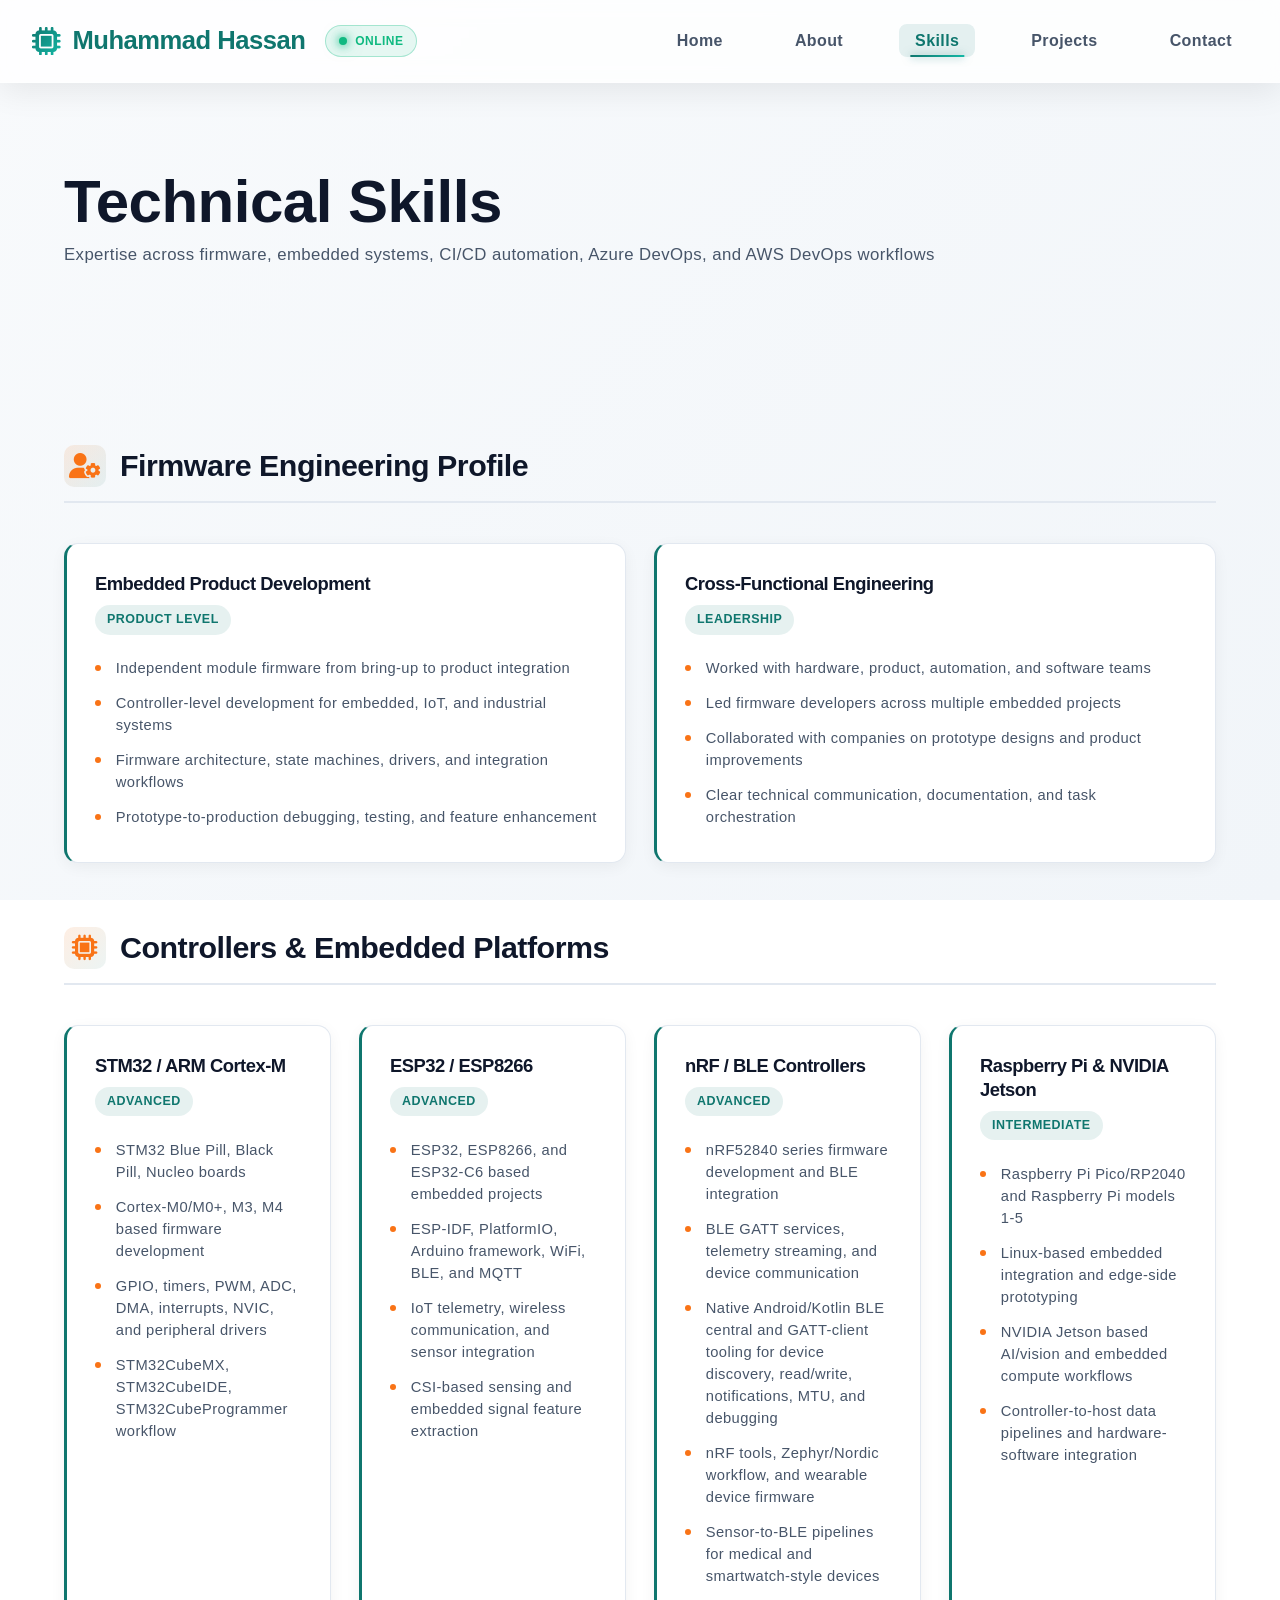
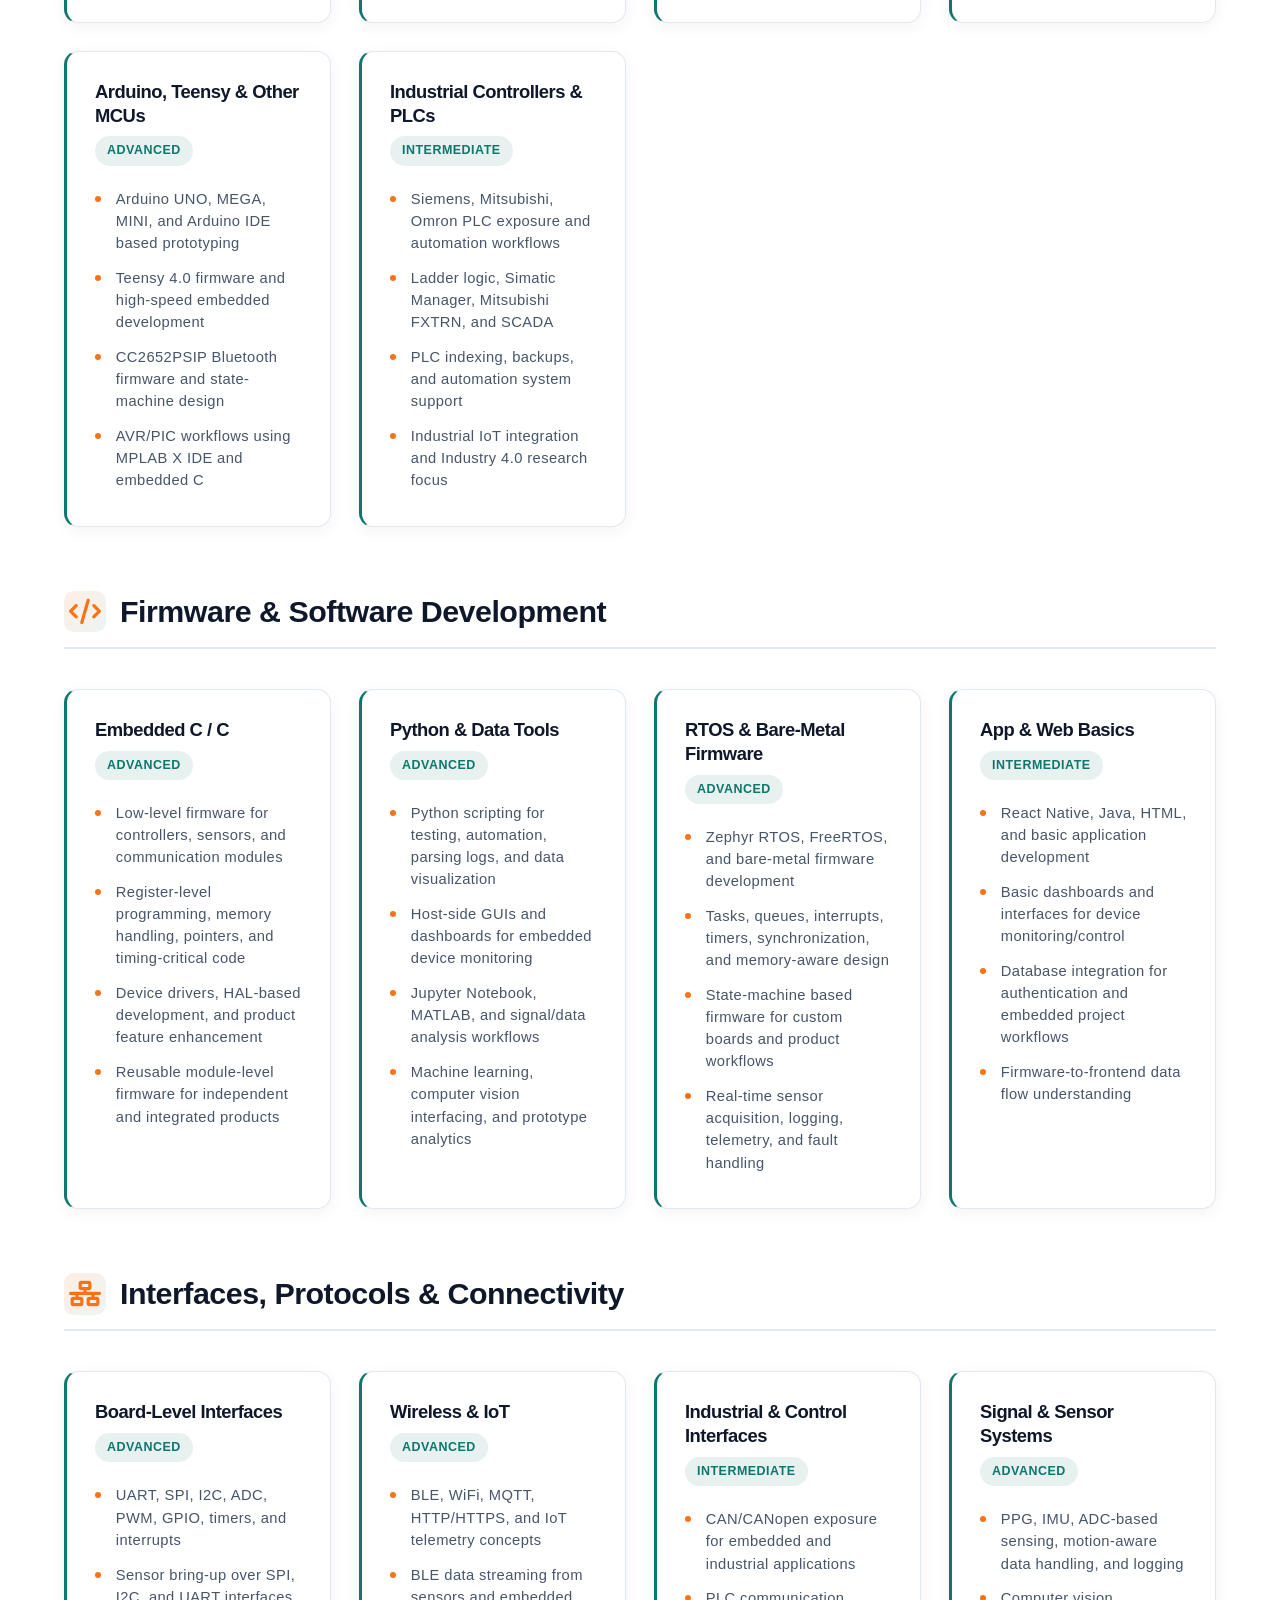
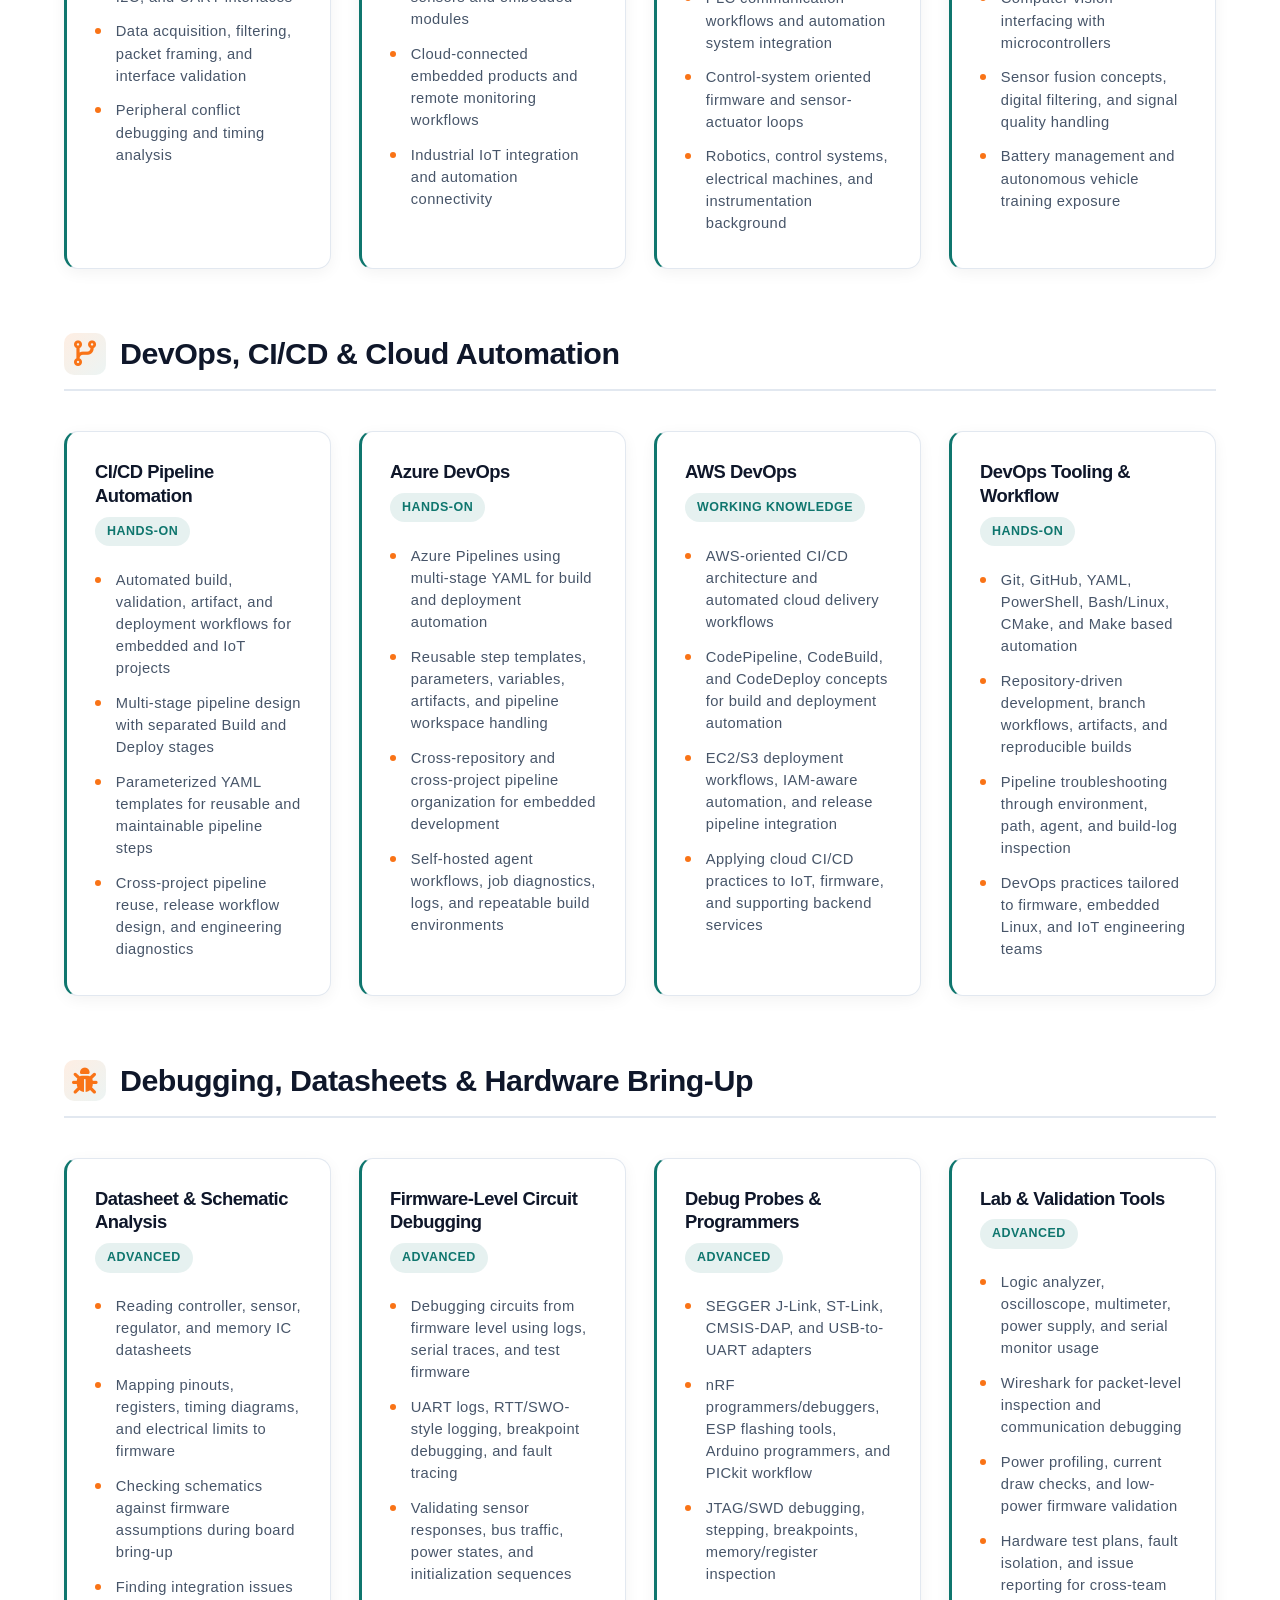
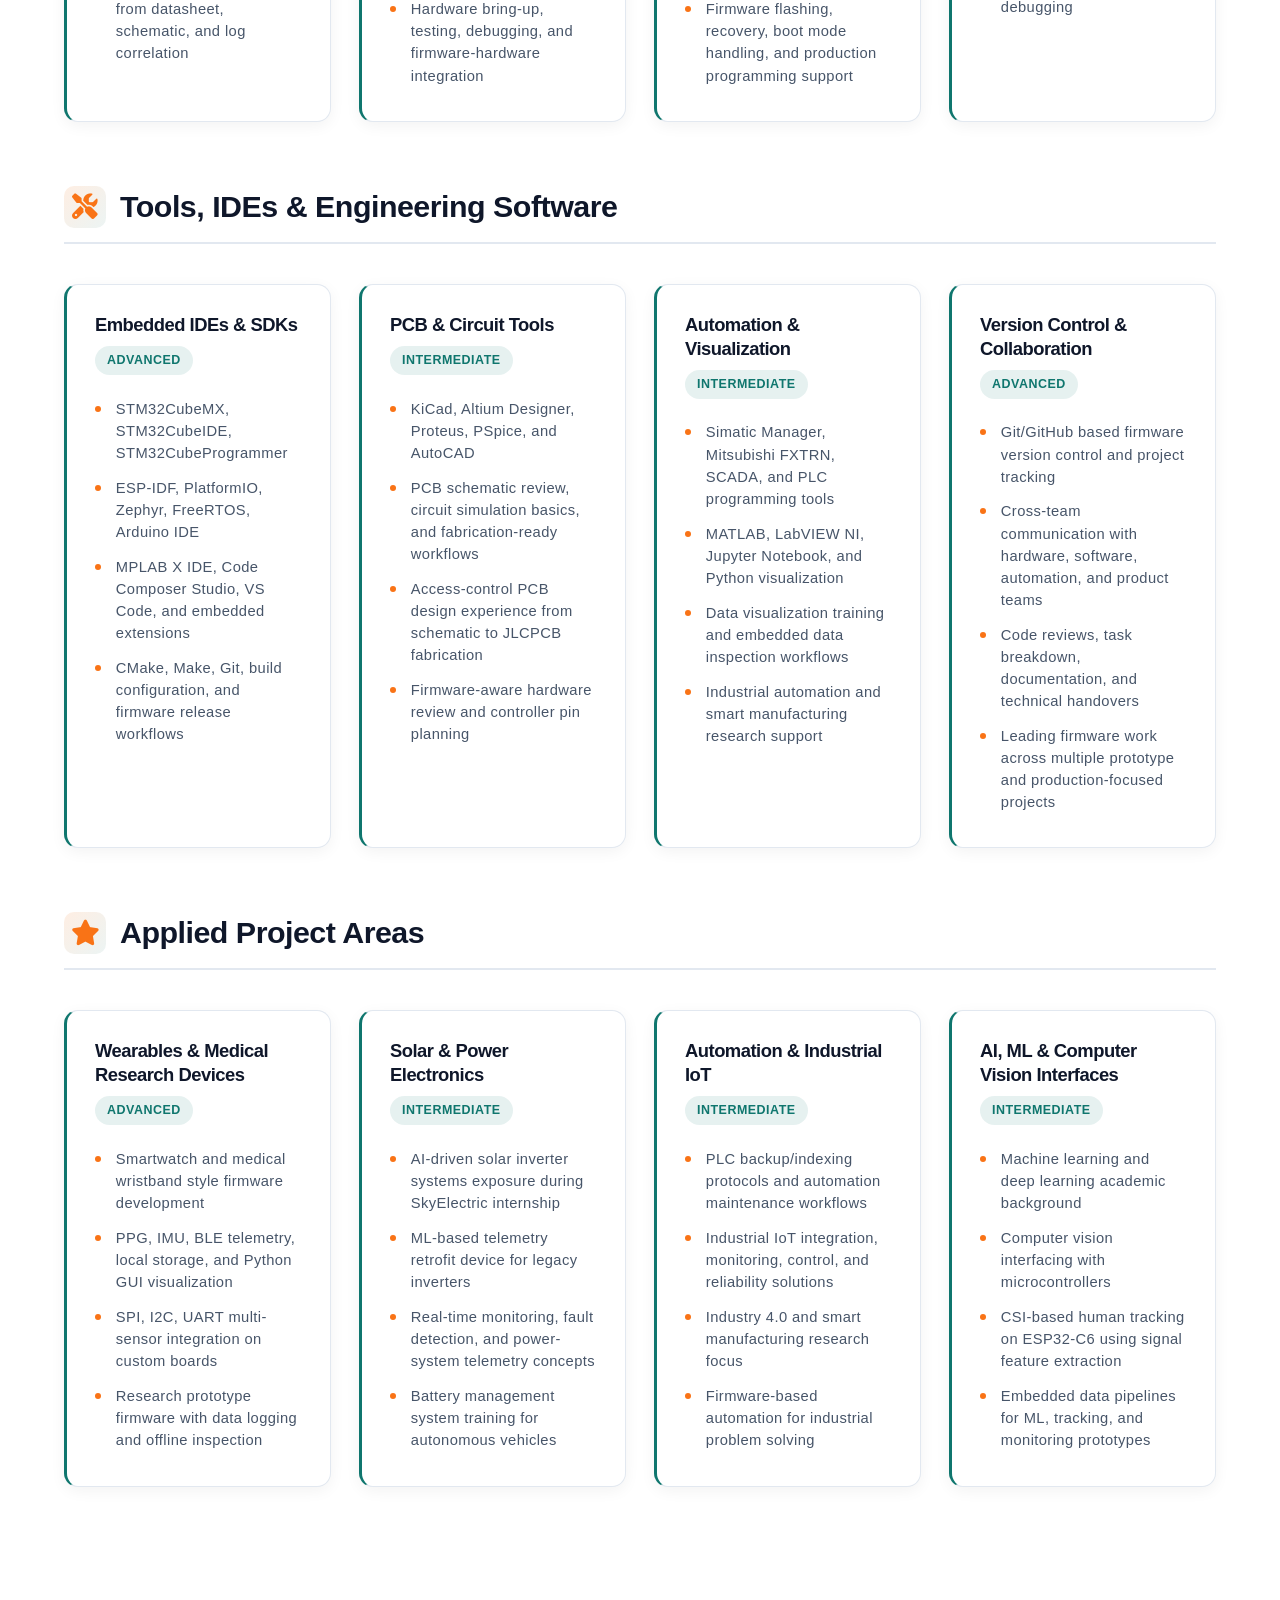
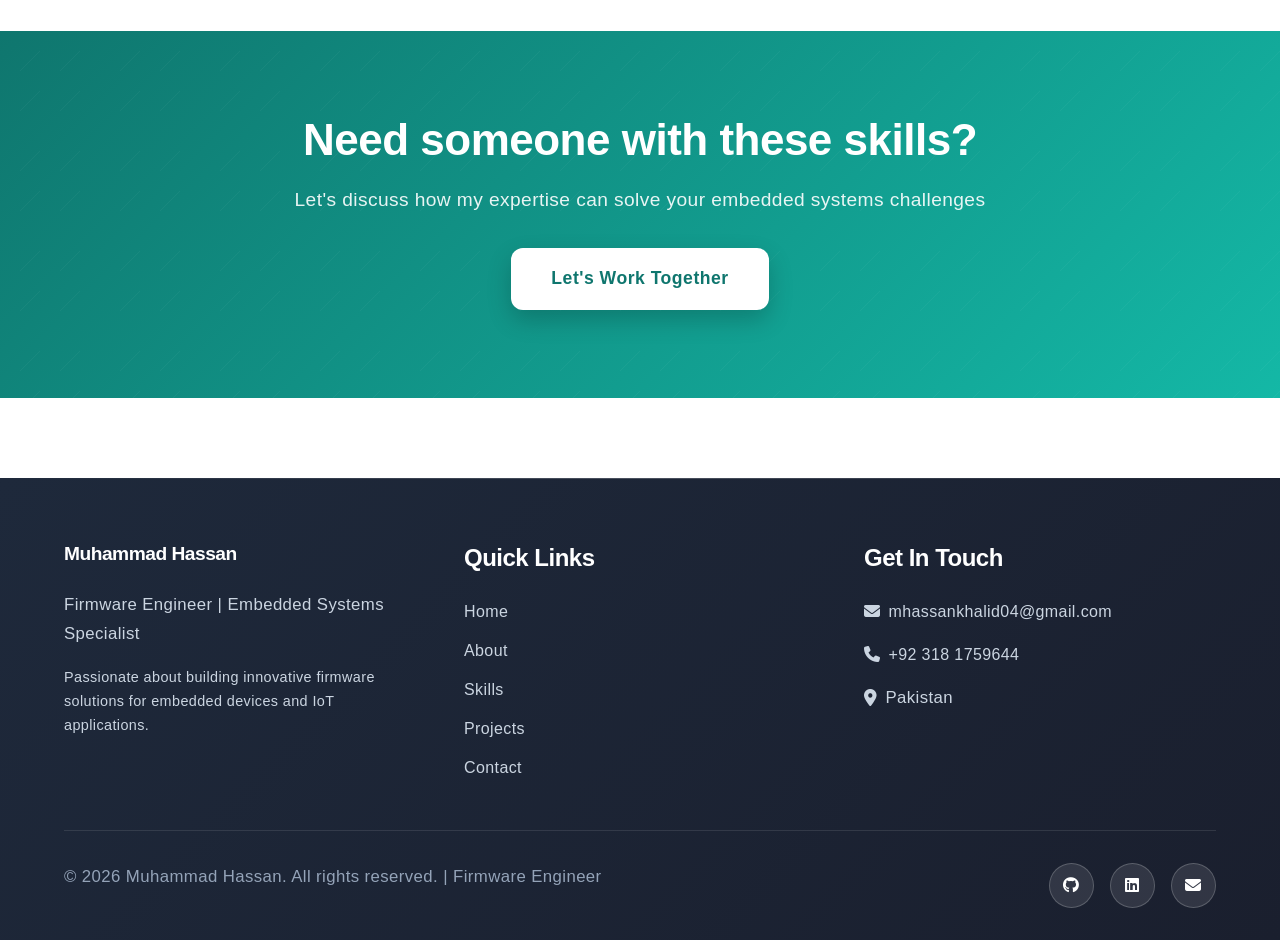
<file: skills.html>
<!DOCTYPE html>
<html lang="en">
<head>
    <meta charset="UTF-8">
    <meta name="viewport" content="width=device-width, initial-scale=1.0">
    <title>Skills - Muhammad Hassan</title>
    <link rel="stylesheet" href="styles.css">
    <link rel="stylesheet" href="https://cdnjs.cloudflare.com/ajax/libs/font-awesome/6.4.0/css/all.min.css">
</head>
<body>
    <!-- Navigation -->
    <nav>
        <div class="navbar">
            <div class="logo">
                <i class="fas fa-microchip"></i>
                <span>Muhammad Hassan</span>
                <span class="status-pill"><span class="led-dot"></span>Online</span>
            </div>
            <ul class="nav-links">
                <li><a href="index.html" class="nav-link">Home</a></li>
                <li><a href="about.html" class="nav-link">About</a></li>
                <li><a href="skills.html" class="nav-link active">Skills</a></li>
                <li><a href="projects.html" class="nav-link">Projects</a></li>
                <li><a href="contact.html" class="nav-link">Contact</a></li>
            </ul>
            <button class="menu-toggle">
                <span></span>
                <span></span>
                <span></span>
            </button>
        </div>
    </nav>

    <!-- Page Header -->
    <section class="page-hero">
        <div class="container">
            <h1>Technical Skills</h1>
            <p>Expertise across firmware, embedded systems, CI/CD automation, Azure DevOps, and AWS DevOps workflows</p>
        </div>
    </section>

    <!-- Skills Content -->
    <section class="skills-section">
        <div class="container">
            <!-- Professional Summary -->
            <div class="skill-category">
                <div class="category-header">
                    <h2><i class="fas fa-user-cog"></i> Firmware Engineering Profile</h2>
                </div>
                <div class="skills-grid">
                    <div class="skill-card">
                        <h4>Embedded Product Development</h4>
                        <p class="proficiency">Product Level</p>
                        <ul>
                            <li>Independent module firmware from bring-up to product integration</li>
                            <li>Controller-level development for embedded, IoT, and industrial systems</li>
                            <li>Firmware architecture, state machines, drivers, and integration workflows</li>
                            <li>Prototype-to-production debugging, testing, and feature enhancement</li>
                        </ul>
                    </div>
                    <div class="skill-card">
                        <h4>Cross-Functional Engineering</h4>
                        <p class="proficiency">Leadership</p>
                        <ul>
                            <li>Worked with hardware, product, automation, and software teams</li>
                            <li>Led firmware developers across multiple embedded projects</li>
                            <li>Collaborated with companies on prototype designs and product improvements</li>
                            <li>Clear technical communication, documentation, and task orchestration</li>
                        </ul>
                    </div>
                </div>
            </div>

            <!-- Controllers & Embedded Platforms -->
            <div class="skill-category">
                <div class="category-header">
                    <h2><i class="fas fa-microchip"></i> Controllers & Embedded Platforms</h2>
                </div>
                <div class="skills-grid">
                    <div class="skill-card">
                        <h4>STM32 / ARM Cortex-M</h4>
                        <p class="proficiency">Advanced</p>
                        <ul>
                            <li>STM32 Blue Pill, Black Pill, Nucleo boards</li>
                            <li>Cortex-M0/M0+, M3, M4 based firmware development</li>
                            <li>GPIO, timers, PWM, ADC, DMA, interrupts, NVIC, and peripheral drivers</li>
                            <li>STM32CubeMX, STM32CubeIDE, STM32CubeProgrammer workflow</li>
                        </ul>
                    </div>
                    <div class="skill-card">
                        <h4>ESP32 / ESP8266</h4>
                        <p class="proficiency">Advanced</p>
                        <ul>
                            <li>ESP32, ESP8266, and ESP32-C6 based embedded projects</li>
                            <li>ESP-IDF, PlatformIO, Arduino framework, WiFi, BLE, and MQTT</li>
                            <li>IoT telemetry, wireless communication, and sensor integration</li>
                            <li>CSI-based sensing and embedded signal feature extraction</li>
                        </ul>
                    </div>
                    <div class="skill-card">
                        <h4>nRF / BLE Controllers</h4>
                        <p class="proficiency">Advanced</p>
                        <ul>
                            <li>nRF52840 series firmware development and BLE integration</li>
                            <li>BLE GATT services, telemetry streaming, and device communication</li>
                            <li>Native Android/Kotlin BLE central and GATT-client tooling for device discovery, read/write, notifications, MTU, and debugging</li>
                            <li>nRF tools, Zephyr/Nordic workflow, and wearable device firmware</li>
                            <li>Sensor-to-BLE pipelines for medical and smartwatch-style devices</li>
                        </ul>
                    </div>
                    <div class="skill-card">
                        <h4>Raspberry Pi & NVIDIA Jetson</h4>
                        <p class="proficiency">Intermediate</p>
                        <ul>
                            <li>Raspberry Pi Pico/RP2040 and Raspberry Pi models 1-5</li>
                            <li>Linux-based embedded integration and edge-side prototyping</li>
                            <li>NVIDIA Jetson based AI/vision and embedded compute workflows</li>
                            <li>Controller-to-host data pipelines and hardware-software integration</li>
                        </ul>
                    </div>
                    <div class="skill-card">
                        <h4>Arduino, Teensy & Other MCUs</h4>
                        <p class="proficiency">Advanced</p>
                        <ul>
                            <li>Arduino UNO, MEGA, MINI, and Arduino IDE based prototyping</li>
                            <li>Teensy 4.0 firmware and high-speed embedded development</li>
                            <li>CC2652PSIP Bluetooth firmware and state-machine design</li>
                            <li>AVR/PIC workflows using MPLAB X IDE and embedded C</li>
                        </ul>
                    </div>
                    <div class="skill-card">
                        <h4>Industrial Controllers & PLCs</h4>
                        <p class="proficiency">Intermediate</p>
                        <ul>
                            <li>Siemens, Mitsubishi, Omron PLC exposure and automation workflows</li>
                            <li>Ladder logic, Simatic Manager, Mitsubishi FXTRN, and SCADA</li>
                            <li>PLC indexing, backups, and automation system support</li>
                            <li>Industrial IoT integration and Industry 4.0 research focus</li>
                        </ul>
                    </div>
                </div>
            </div>

            <!-- Firmware & Software Development -->
            <div class="skill-category">
                <div class="category-header">
                    <h2><i class="fas fa-code"></i> Firmware & Software Development</h2>
                </div>
                <div class="skills-grid">
                    <div class="skill-card">
                        <h4>Embedded C / C</h4>
                        <p class="proficiency">Advanced</p>
                        <ul>
                            <li>Low-level firmware for controllers, sensors, and communication modules</li>
                            <li>Register-level programming, memory handling, pointers, and timing-critical code</li>
                            <li>Device drivers, HAL-based development, and product feature enhancement</li>
                            <li>Reusable module-level firmware for independent and integrated products</li>
                        </ul>
                    </div>
                    <div class="skill-card">
                        <h4>Python & Data Tools</h4>
                        <p class="proficiency">Advanced</p>
                        <ul>
                            <li>Python scripting for testing, automation, parsing logs, and data visualization</li>
                            <li>Host-side GUIs and dashboards for embedded device monitoring</li>
                            <li>Jupyter Notebook, MATLAB, and signal/data analysis workflows</li>
                            <li>Machine learning, computer vision interfacing, and prototype analytics</li>
                        </ul>
                    </div>
                    <div class="skill-card">
                        <h4>RTOS & Bare-Metal Firmware</h4>
                        <p class="proficiency">Advanced</p>
                        <ul>
                            <li>Zephyr RTOS, FreeRTOS, and bare-metal firmware development</li>
                            <li>Tasks, queues, interrupts, timers, synchronization, and memory-aware design</li>
                            <li>State-machine based firmware for custom boards and product workflows</li>
                            <li>Real-time sensor acquisition, logging, telemetry, and fault handling</li>
                        </ul>
                    </div>
                    <div class="skill-card">
                        <h4>App & Web Basics</h4>
                        <p class="proficiency">Intermediate</p>
                        <ul>
                            <li>React Native, Java, HTML, and basic application development</li>
                            <li>Basic dashboards and interfaces for device monitoring/control</li>
                            <li>Database integration for authentication and embedded project workflows</li>
                            <li>Firmware-to-frontend data flow understanding</li>
                        </ul>
                    </div>
                </div>
            </div>

            <!-- Interfaces & Protocols -->
            <div class="skill-category">
                <div class="category-header">
                    <h2><i class="fas fa-network-wired"></i> Interfaces, Protocols & Connectivity</h2>
                </div>
                <div class="skills-grid">
                    <div class="skill-card">
                        <h4>Board-Level Interfaces</h4>
                        <p class="proficiency">Advanced</p>
                        <ul>
                            <li>UART, SPI, I2C, ADC, PWM, GPIO, timers, and interrupts</li>
                            <li>Sensor bring-up over SPI, I2C, and UART interfaces</li>
                            <li>Data acquisition, filtering, packet framing, and interface validation</li>
                            <li>Peripheral conflict debugging and timing analysis</li>
                        </ul>
                    </div>
                    <div class="skill-card">
                        <h4>Wireless & IoT</h4>
                        <p class="proficiency">Advanced</p>
                        <ul>
                            <li>BLE, WiFi, MQTT, HTTP/HTTPS, and IoT telemetry concepts</li>
                            <li>BLE data streaming from sensors and embedded modules</li>
                            <li>Cloud-connected embedded products and remote monitoring workflows</li>
                            <li>Industrial IoT integration and automation connectivity</li>
                        </ul>
                    </div>
                    <div class="skill-card">
                        <h4>Industrial & Control Interfaces</h4>
                        <p class="proficiency">Intermediate</p>
                        <ul>
                            <li>CAN/CANopen exposure for embedded and industrial applications</li>
                            <li>PLC communication workflows and automation system integration</li>
                            <li>Control-system oriented firmware and sensor-actuator loops</li>
                            <li>Robotics, control systems, electrical machines, and instrumentation background</li>
                        </ul>
                    </div>
                    <div class="skill-card">
                        <h4>Signal & Sensor Systems</h4>
                        <p class="proficiency">Advanced</p>
                        <ul>
                            <li>PPG, IMU, ADC-based sensing, motion-aware data handling, and logging</li>
                            <li>Computer vision interfacing with microcontrollers</li>
                            <li>Sensor fusion concepts, digital filtering, and signal quality handling</li>
                            <li>Battery management and autonomous vehicle training exposure</li>
                        </ul>
                    </div>
                </div>
            </div>


            <!-- DevOps, CI/CD & Cloud Automation -->
            <div class="skill-category">
                <div class="category-header">
                    <h2><i class="fas fa-code-branch"></i> DevOps, CI/CD & Cloud Automation</h2>
                </div>
                <div class="skills-grid">
                    <div class="skill-card">
                        <h4>CI/CD Pipeline Automation</h4>
                        <p class="proficiency">Hands-On</p>
                        <ul>
                            <li>Automated build, validation, artifact, and deployment workflows for embedded and IoT projects</li>
                            <li>Multi-stage pipeline design with separated Build and Deploy stages</li>
                            <li>Parameterized YAML templates for reusable and maintainable pipeline steps</li>
                            <li>Cross-project pipeline reuse, release workflow design, and engineering diagnostics</li>
                        </ul>
                    </div>
                    <div class="skill-card">
                        <h4>Azure DevOps</h4>
                        <p class="proficiency">Hands-On</p>
                        <ul>
                            <li>Azure Pipelines using multi-stage YAML for build and deployment automation</li>
                            <li>Reusable step templates, parameters, variables, artifacts, and pipeline workspace handling</li>
                            <li>Cross-repository and cross-project pipeline organization for embedded development</li>
                            <li>Self-hosted agent workflows, job diagnostics, logs, and repeatable build environments</li>
                        </ul>
                    </div>
                    <div class="skill-card">
                        <h4>AWS DevOps</h4>
                        <p class="proficiency">Working Knowledge</p>
                        <ul>
                            <li>AWS-oriented CI/CD architecture and automated cloud delivery workflows</li>
                            <li>CodePipeline, CodeBuild, and CodeDeploy concepts for build and deployment automation</li>
                            <li>EC2/S3 deployment workflows, IAM-aware automation, and release pipeline integration</li>
                            <li>Applying cloud CI/CD practices to IoT, firmware, and supporting backend services</li>
                        </ul>
                    </div>
                    <div class="skill-card">
                        <h4>DevOps Tooling & Workflow</h4>
                        <p class="proficiency">Hands-On</p>
                        <ul>
                            <li>Git, GitHub, YAML, PowerShell, Bash/Linux, CMake, and Make based automation</li>
                            <li>Repository-driven development, branch workflows, artifacts, and reproducible builds</li>
                            <li>Pipeline troubleshooting through environment, path, agent, and build-log inspection</li>
                            <li>DevOps practices tailored to firmware, embedded Linux, and IoT engineering teams</li>
                        </ul>
                    </div>
                </div>
            </div>

            <!-- Debugging & Hardware Bring-Up -->
            <div class="skill-category">
                <div class="category-header">
                    <h2><i class="fas fa-bug"></i> Debugging, Datasheets & Hardware Bring-Up</h2>
                </div>
                <div class="skills-grid">
                    <div class="skill-card">
                        <h4>Datasheet & Schematic Analysis</h4>
                        <p class="proficiency">Advanced</p>
                        <ul>
                            <li>Reading controller, sensor, regulator, and memory IC datasheets</li>
                            <li>Mapping pinouts, registers, timing diagrams, and electrical limits to firmware</li>
                            <li>Checking schematics against firmware assumptions during board bring-up</li>
                            <li>Finding integration issues from datasheet, schematic, and log correlation</li>
                        </ul>
                    </div>
                    <div class="skill-card">
                        <h4>Firmware-Level Circuit Debugging</h4>
                        <p class="proficiency">Advanced</p>
                        <ul>
                            <li>Debugging circuits from firmware level using logs, serial traces, and test firmware</li>
                            <li>UART logs, RTT/SWO-style logging, breakpoint debugging, and fault tracing</li>
                            <li>Validating sensor responses, bus traffic, power states, and initialization sequences</li>
                            <li>Hardware bring-up, testing, debugging, and firmware-hardware integration</li>
                        </ul>
                    </div>
                    <div class="skill-card">
                        <h4>Debug Probes & Programmers</h4>
                        <p class="proficiency">Advanced</p>
                        <ul>
                            <li>SEGGER J-Link, ST-Link, CMSIS-DAP, and USB-to-UART adapters</li>
                            <li>nRF programmers/debuggers, ESP flashing tools, Arduino programmers, and PICkit workflow</li>
                            <li>JTAG/SWD debugging, stepping, breakpoints, memory/register inspection</li>
                            <li>Firmware flashing, recovery, boot mode handling, and production programming support</li>
                        </ul>
                    </div>
                    <div class="skill-card">
                        <h4>Lab & Validation Tools</h4>
                        <p class="proficiency">Advanced</p>
                        <ul>
                            <li>Logic analyzer, oscilloscope, multimeter, power supply, and serial monitor usage</li>
                            <li>Wireshark for packet-level inspection and communication debugging</li>
                            <li>Power profiling, current draw checks, and low-power firmware validation</li>
                            <li>Hardware test plans, fault isolation, and issue reporting for cross-team debugging</li>
                        </ul>
                    </div>
                </div>
            </div>

            <!-- Tools & Development Environment -->
            <div class="skill-category">
                <div class="category-header">
                    <h2><i class="fas fa-tools"></i> Tools, IDEs & Engineering Software</h2>
                </div>
                <div class="skills-grid">
                    <div class="skill-card">
                        <h4>Embedded IDEs & SDKs</h4>
                        <p class="proficiency">Advanced</p>
                        <ul>
                            <li>STM32CubeMX, STM32CubeIDE, STM32CubeProgrammer</li>
                            <li>ESP-IDF, PlatformIO, Zephyr, FreeRTOS, Arduino IDE</li>
                            <li>MPLAB X IDE, Code Composer Studio, VS Code, and embedded extensions</li>
                            <li>CMake, Make, Git, build configuration, and firmware release workflows</li>
                        </ul>
                    </div>
                    <div class="skill-card">
                        <h4>PCB & Circuit Tools</h4>
                        <p class="proficiency">Intermediate</p>
                        <ul>
                            <li>KiCad, Altium Designer, Proteus, PSpice, and AutoCAD</li>
                            <li>PCB schematic review, circuit simulation basics, and fabrication-ready workflows</li>
                            <li>Access-control PCB design experience from schematic to JLCPCB fabrication</li>
                            <li>Firmware-aware hardware review and controller pin planning</li>
                        </ul>
                    </div>
                    <div class="skill-card">
                        <h4>Automation & Visualization</h4>
                        <p class="proficiency">Intermediate</p>
                        <ul>
                            <li>Simatic Manager, Mitsubishi FXTRN, SCADA, and PLC programming tools</li>
                            <li>MATLAB, LabVIEW NI, Jupyter Notebook, and Python visualization</li>
                            <li>Data visualization training and embedded data inspection workflows</li>
                            <li>Industrial automation and smart manufacturing research support</li>
                        </ul>
                    </div>
                    <div class="skill-card">
                        <h4>Version Control & Collaboration</h4>
                        <p class="proficiency">Advanced</p>
                        <ul>
                            <li>Git/GitHub based firmware version control and project tracking</li>
                            <li>Cross-team communication with hardware, software, automation, and product teams</li>
                            <li>Code reviews, task breakdown, documentation, and technical handovers</li>
                            <li>Leading firmware work across multiple prototype and production-focused projects</li>
                        </ul>
                    </div>
                </div>
            </div>

            <!-- Applied Project Areas -->
            <div class="skill-category">
                <div class="category-header">
                    <h2><i class="fas fa-star"></i> Applied Project Areas</h2>
                </div>
                <div class="skills-grid">
                    <div class="skill-card">
                        <h4>Wearables & Medical Research Devices</h4>
                        <p class="proficiency">Advanced</p>
                        <ul>
                            <li>Smartwatch and medical wristband style firmware development</li>
                            <li>PPG, IMU, BLE telemetry, local storage, and Python GUI visualization</li>
                            <li>SPI, I2C, UART multi-sensor integration on custom boards</li>
                            <li>Research prototype firmware with data logging and offline inspection</li>
                        </ul>
                    </div>
                    <div class="skill-card">
                        <h4>Solar & Power Electronics</h4>
                        <p class="proficiency">Intermediate</p>
                        <ul>
                            <li>AI-driven solar inverter systems exposure during SkyElectric internship</li>
                            <li>ML-based telemetry retrofit device for legacy inverters</li>
                            <li>Real-time monitoring, fault detection, and power-system telemetry concepts</li>
                            <li>Battery management system training for autonomous vehicles</li>
                        </ul>
                    </div>
                    <div class="skill-card">
                        <h4>Automation & Industrial IoT</h4>
                        <p class="proficiency">Intermediate</p>
                        <ul>
                            <li>PLC backup/indexing protocols and automation maintenance workflows</li>
                            <li>Industrial IoT integration, monitoring, control, and reliability solutions</li>
                            <li>Industry 4.0 and smart manufacturing research focus</li>
                            <li>Firmware-based automation for industrial problem solving</li>
                        </ul>
                    </div>
                    <div class="skill-card">
                        <h4>AI, ML & Computer Vision Interfaces</h4>
                        <p class="proficiency">Intermediate</p>
                        <ul>
                            <li>Machine learning and deep learning academic background</li>
                            <li>Computer vision interfacing with microcontrollers</li>
                            <li>CSI-based human tracking on ESP32-C6 using signal feature extraction</li>
                            <li>Embedded data pipelines for ML, tracking, and monitoring prototypes</li>
                        </ul>
                    </div>
                </div>
            </div>
        </div>
    </section>


    <!-- CTA Section -->
    <section class="cta">
        <div class="container">
            <h2>Need someone with these skills?</h2>
            <p>Let's discuss how my expertise can solve your embedded systems challenges</p>
            <a href="contact.html" class="btn btn-primary">Let's Work Together</a>
        </div>
    </section>

    <!-- Footer -->
    <footer style="background: linear-gradient(135deg, var(--secondary) 0%, #1a1f2e 100%); color: white; padding: 4rem 2rem 2rem; margin-top: 5rem; position: relative;">
        <div class="container">
            <div style="display: grid; grid-template-columns: repeat(auto-fit, minmax(280px, 1fr)); gap: 3rem; margin-bottom: 3rem;">
                <div>
                    <h4 style="color: white; margin-bottom: 1.5rem; font-size: 1.2rem;">Muhammad Hassan</h4>
                    <p style="color: #cbd5e1;">Firmware Engineer | Embedded Systems Specialist</p>
                    <p style="color: #cbd5e1; font-size: 0.9rem; margin-top: 1rem;">Passionate about building innovative firmware solutions for embedded devices and IoT applications.</p>
                </div>
                <div>
                    <h4 style="color: white; margin-bottom: 1.5rem;">Quick Links</h4>
                    <ul style="list-style: none;">
                        <li style="margin-bottom: 0.75rem;"><a href="index.html" style="color: #cbd5e1; transition: all 0.3s ease;">Home</a></li>
                        <li style="margin-bottom: 0.75rem;"><a href="about.html" style="color: #cbd5e1; transition: all 0.3s ease;">About</a></li>
                        <li style="margin-bottom: 0.75rem;"><a href="skills.html" style="color: #cbd5e1; transition: all 0.3s ease;">Skills</a></li>
                        <li style="margin-bottom: 0.75rem;"><a href="projects.html" style="color: #cbd5e1; transition: all 0.3s ease;">Projects</a></li>
                        <li><a href="contact.html" style="color: #cbd5e1; transition: all 0.3s ease;">Contact</a></li>
                    </ul>
                </div>
                <div>
                    <h4 style="color: white; margin-bottom: 1.5rem;">Get In Touch</h4>
                    <ul style="list-style: none;">
                        <li style="margin-bottom: 1rem;">
                            <a href="mailto:mhassankhalid04@gmail.com" style="color: #cbd5e1; display: flex; align-items: center; gap: 0.5rem; transition: all 0.3s ease;">
                                <i class="fas fa-envelope"></i> mhassankhalid04@gmail.com
                            </a>
                        </li>
                        <li style="margin-bottom: 1rem;">
                            <a href="tel:+923181759644" style="color: #cbd5e1; display: flex; align-items: center; gap: 0.5rem; transition: all 0.3s ease;">
                                <i class="fas fa-phone"></i> +92 318 1759644
                            </a>
                        </li>
                        <li>
                            <p style="color: #cbd5e1; display: flex; align-items: center; gap: 0.5rem;">
                                <i class="fas fa-map-marker-alt"></i> Pakistan
                            </p>
                        </li>
                    </ul>
                </div>
            </div>
            <div style="padding-top: 2rem; border-top: 1px solid rgba(255, 255, 255, 0.1);">
                <div style="display: flex; justify-content: space-between; align-items: center; flex-wrap: wrap; gap: 2rem;">
                    <p style="color: #94a3b8;">&copy; 2026 Muhammad Hassan. All rights reserved. | Firmware Engineer</p>
                    <div style="display: flex; gap: 1rem;">
                        <a href="https://github.com/decodethehassan" target="_blank" style="display: inline-flex; align-items: center; justify-content: center; width: 45px; height: 45px; background: rgba(255, 255, 255, 0.1); border-radius: 50%; transition: all 0.3s ease; border: 1px solid rgba(255, 255, 255, 0.2); color: white;">
                            <i class="fab fa-github"></i>
                        </a>
                        <a href="https://www.linkedin.com/in/muhammad-hassan-76900b267" target="_blank" style="display: inline-flex; align-items: center; justify-content: center; width: 45px; height: 45px; background: rgba(255, 255, 255, 0.1); border-radius: 50%; transition: all 0.3s ease; border: 1px solid rgba(255, 255, 255, 0.2); color: white;">
                            <i class="fab fa-linkedin"></i>
                        </a>
                        <a href="mailto:mhassankhalid04@gmail.com" style="display: inline-flex; align-items: center; justify-content: center; width: 45px; height: 45px; background: rgba(255, 255, 255, 0.1); border-radius: 50%; transition: all 0.3s ease; border: 1px solid rgba(255, 255, 255, 0.2); color: white;">
                            <i class="fas fa-envelope"></i>
                        </a>
                    </div>
                </div>
            </div>
        </div>
    </footer>

    <script src="script.js"></script>
</body>
</html>
</file>
<file: styles.css>
﻿/* ============================================
   PORTFOLIO WEBSITE - FIRMWARE ENGINEER
   Professional Premium Design
   ============================================ */

* {
    margin: 0;
    padding: 0;
    box-sizing: border-box;
}

/* Root Variables */
:root {
    --primary: #0f766e;
    --primary-light: #14b8a6;
    --secondary: #1e293b;
    --accent: #f97316;
    --accent-light: #fb923c;
    --text-dark: #0f172a;
    --text-light: #475569;
    --text-lighter: #64748b;
    --bg-light: #f8fafc;
    --bg-white: #ffffff;
    --border: #e2e8f0;
    --success: #10b981;
    --shadow: 0 10px 30px rgba(15, 118, 110, 0.15);
    --shadow-lg: 0 20px 60px rgba(15, 118, 110, 0.2);
    --shadow-xl: 0 25px 100px rgba(0, 0, 0, 0.12);
    --gradient-1: linear-gradient(135deg, #0f766e 0%, #14b8a6 100%);
    --gradient-2: linear-gradient(135deg, #1e293b 0%, #334155 100%);
    --gradient-accent: linear-gradient(135deg, #f97316 0%, #fb923c 100%);
}

/* Typography */
body {
    font-family: 'Inter', 'Segoe UI', -apple-system, BlinkMacSystemFont, sans-serif;
    color: var(--text-dark);
    background: linear-gradient(135deg, #f8fafc 0%, #f1f5f9 100%);
    line-height: 1.7;
    letter-spacing: 0.4px;
    background-attachment: fixed;
}

h1, h2, h3, h4, h5, h6 {
    font-weight: 700;
    line-height: 1.3;
    color: var(--text-dark);
    letter-spacing: -0.5px;
}

h1 { font-size: 3.75rem; font-weight: 800; }
h2 { font-size: 2.75rem; font-weight: 800; }
h3 { font-size: 2rem; font-weight: 700; }
h4 { font-size: 1.5rem; font-weight: 700; }
h5 { font-size: 1.25rem; font-weight: 600; }
h6 { font-size: 1rem; font-weight: 600; }

p {
    color: var(--text-light);
    margin-bottom: 1rem;
    font-size: 1.05rem;
}

a {
    color: var(--primary);
    text-decoration: none;
    transition: all 0.3s cubic-bezier(0.4, 0, 0.2, 1);
    font-weight: 500;
}

a:hover {
    color: var(--accent);
}

/* Navigation Bar - Premium Glassmorphism */
nav {
    background: rgba(255, 255, 255, 0.8);
    backdrop-filter: blur(10px);
    -webkit-backdrop-filter: blur(10px);
    box-shadow: 0 8px 32px rgba(0, 0, 0, 0.08);
    border-bottom: 1px solid rgba(255, 255, 255, 0.3);
    position: sticky;
    top: 0;
    z-index: 1000;
    padding: 1.2rem 2rem;
}

.navbar {
    display: flex;
    justify-content: space-between;
    align-items: center;
    max-width: 1400px;
    margin: 0 auto;
}

.logo {
    font-size: 1.6rem;
    font-weight: 800;
    color: var(--primary);
    letter-spacing: -0.5px;
    display: flex;
    align-items: center;
    gap: 0.75rem;
}

.logo i {
    font-size: 1.8rem;
    background: var(--gradient-1);
    -webkit-background-clip: text;
    -webkit-text-fill-color: transparent;
    background-clip: text;
}

.status-pill {
    display: inline-flex;
    align-items: center;
    gap: 0.5rem;
    font-size: 0.75rem;
    font-weight: 700;
    letter-spacing: 0.5px;
    text-transform: uppercase;
    color: var(--success);
    background: rgba(16, 185, 129, 0.1);
    border: 1px solid rgba(16, 185, 129, 0.3);
    padding: 0.3rem 0.8rem;
    border-radius: 20px;
    margin-left: 0.5rem;
}

@media (max-width: 900px) {
    .status-pill {
        display: none;
    }
}

.nav-links {
    display: flex;
    list-style: none;
    gap: 2.5rem;
}

.nav-link {
    color: var(--text-light);
    font-weight: 600;
    padding: 0.5rem 1rem;
    border-radius: 8px;
    transition: all 0.3s cubic-bezier(0.4, 0, 0.2, 1);
    position: relative;
}

.nav-link::after {
    content: '';
    position: absolute;
    bottom: 0;
    left: 50%;
    width: 0;
    height: 2px;
    background: var(--gradient-1);
    transition: all 0.3s cubic-bezier(0.4, 0, 0.2, 1);
    transform: translateX(-50%);
}

.nav-link:hover {
    color: var(--primary);
}

.nav-link:hover::after {
    width: 70%;
}

.nav-link.active {
    color: var(--primary);
    background: rgba(15, 118, 110, 0.1);
}

.nav-link.active::after {
    width: 70%;
}

.menu-toggle {
    display: none;
    background: none;
    border: none;
    font-size: 1.5rem;
    cursor: pointer;
    color: var(--primary);
}

/* Hero Section - Premium */
.hero {
    background: var(--gradient-1);
    color: white;
    padding: 10rem 2rem;
    text-align: center;
    position: relative;
    overflow: hidden;
    min-height: 100vh;
    display: flex;
    align-items: center;
    justify-content: center;
}

.hero::before {
    content: '';
    position: absolute;
    top: 0;
    left: 0;
    right: 0;
    bottom: 0;
    background: url("data:image/svg+xml,%3Csvg width='100' height='100' xmlns='http://www.w3.org/2000/svg'%3E%3Cpath d='M20,80 L40,60 M60,80 L80,60 M20,40 L40,20 M60,40 L80,20' stroke='white' stroke-width='0.5' fill='none' opacity='0.1'/%3E%3C/svg%3E");
    animation: drift 20s infinite linear;
    z-index: 1;
}

.hero::after {
    content: '';
    position: absolute;
    width: 300px;
    height: 300px;
    background: radial-gradient(circle, rgba(255,255,255,0.1) 1px, transparent 1px);
    background-size: 50px 50px;
    animation: moveGradient 15s infinite ease-in-out;
    top: -100px;
    right: -100px;
    z-index: 0;
    border-radius: 50%;
}

.hero-content {
    position: relative;
    z-index: 2;
    max-width: 900px;
    margin: 0 auto;
    animation: fadeInUp 1s ease-out;
}

.hero h1 {
    font-size: 5rem;
    margin-bottom: 1.5rem;
    font-weight: 900;
    animation: slideInDown 1s ease-out 0.2s both;
    letter-spacing: -2px;
}

.hero-subtitle {
    font-size: 1.75rem;
    margin-bottom: 1rem;
    opacity: 0.95;
    animation: slideInUp 1s ease-out 0.4s both;
    font-weight: 600;
    letter-spacing: 1px;
    color: white;
}

.hero-description {
    font-size: 1.3rem;
    margin-bottom: 3rem;
    opacity: 0.9;
    animation: slideInUp 1s ease-out 0.6s both;
    max-width: 700px;
    margin-left: auto;
    margin-right: auto;
    color: white;
}

.cta-buttons {
    display: flex;
    gap: 1.5rem;
    justify-content: center;
    flex-wrap: wrap;
    animation: slideInUp 1s ease-out 0.8s both;
}

.btn {
    padding: 1rem 2.5rem;
    border: none;
    border-radius: 12px;
    font-weight: 700;
    cursor: pointer;
    transition: all 0.3s cubic-bezier(0.4, 0, 0.2, 1);
    display: inline-block;
    text-align: center;
    font-size: 1.1rem;
    letter-spacing: 0.5px;
    position: relative;
    overflow: hidden;
}

.btn::before {
    content: '';
    position: absolute;
    top: 50%;
    left: 50%;
    width: 0;
    height: 0;
    background: rgba(255, 255, 255, 0.3);
    border-radius: 50%;
    transform: translate(-50%, -50%);
    transition: width 0.6s, height 0.6s;
}

.btn:hover::before {
    width: 400px;
    height: 400px;
}

.btn-primary {
    background: var(--gradient-accent);
    color: white;
    box-shadow: 0 10px 25px rgba(249, 115, 22, 0.3);
}

.btn-primary:hover {
    transform: translateY(-4px);
    box-shadow: 0 15px 40px rgba(249, 115, 22, 0.4);
}

.btn-secondary {
    background: rgba(255, 255, 255, 0.2);
    color: white;
    border: 2px solid white;
    backdrop-filter: blur(10px);
}

.btn-secondary:hover {
    background: rgba(255, 255, 255, 0.3);
    transform: translateY(-4px);
    box-shadow: 0 15px 40px rgba(0, 0, 0, 0.2);
}

.btn:disabled {
    opacity: 0.6;
    cursor: not-allowed;
}

/* Container & Spacing */
.container {
    max-width: 1400px;
    margin: 0 auto;
    padding: 0 2rem;
}

section {
    padding: 5rem 2rem;
}

.section-title {
    text-align: center;
    margin-bottom: 4rem;
}

.section-title h2 {
    margin-bottom: 1.5rem;
    position: relative;
    display: inline-block;
    padding-bottom: 1rem;
}

.section-title h2::after {
    content: '';
    position: absolute;
    bottom: 0;
    left: 50%;
    transform: translateX(-50%);
    width: 60px;
    height: 4px;
    background: var(--gradient-accent);
    border-radius: 2px;
}

.section-title p {
    font-size: 1.2rem;
    max-width: 700px;
    margin: 0 auto;
    color: var(--text-light);
}

/* Grid Layout */
.grid {
    display: grid;
    gap: 2.5rem;
    grid-template-columns: repeat(auto-fit, minmax(320px, 1fr));
}

.grid-2 {
    grid-template-columns: repeat(auto-fit, minmax(450px, 1fr));
}

/* Cards - Premium */
.card {
    background: var(--bg-white);
    border-radius: 16px;
    padding: 2.5rem;
    box-shadow: 0 4px 20px rgba(0, 0, 0, 0.08);
    transition: all 0.4s cubic-bezier(0.4, 0, 0.2, 1);
    border: 1px solid rgba(15, 118, 110, 0.1);
    position: relative;
    overflow: hidden;
}

.card::before {
    content: '';
    position: absolute;
    top: 0;
    left: 0;
    right: 0;
    height: 4px;
    background: var(--gradient-1);
    transform: scaleX(0);
    transform-origin: left;
    transition: transform 0.4s cubic-bezier(0.4, 0, 0.2, 1);
}

.card:hover {
    transform: translateY(-10px);
    box-shadow: var(--shadow-lg);
    border-color: rgba(15, 118, 110, 0.3);
}

.card:hover::before {
    transform: scaleX(1);
}

.card-icon {
    font-size: 3.5rem;
    margin-bottom: 1.5rem;
    color: var(--primary);
    animation: float 3s ease-in-out infinite;
}

.card-title {
    font-size: 1.4rem;
    margin-bottom: 1rem;
    color: var(--text-dark);
}

.card-text {
    color: var(--text-light);
    font-size: 1rem;
    line-height: 1.8;
}

/* Project Cards */
.project-card {
    border-left: 5px solid var(--accent);
    position: relative;
}

.project-card::after {
    content: '';
    position: absolute;
    top: 0;
    right: 0;
    width: 100%;
    height: 100%;
    background: linear-gradient(135deg, rgba(249, 115, 22, 0.05) 0%, transparent 100%);
    pointer-events: none;
}

.project-card .project-meta {
    display: flex;
    gap: 1.5rem;
    margin-top: 1.5rem;
    padding-top: 1.5rem;
    border-top: 2px solid var(--border);
    flex-wrap: wrap;
}

.meta-item {
    font-size: 0.9rem;
    color: var(--text-lighter);
    font-weight: 600;
    display: flex;
    align-items: center;
    gap: 0.5rem;
}

.tech-tag {
    display: inline-block;
    background: linear-gradient(135deg, rgba(15, 118, 110, 0.1) 0%, rgba(20, 184, 166, 0.05) 100%);
    color: var(--primary);
    padding: 0.4rem 1rem;
    border-radius: 25px;
    font-size: 0.85rem;
    margin-right: 0.75rem;
    margin-top: 0.75rem;
    font-weight: 600;
    border: 1px solid rgba(15, 118, 110, 0.2);
    transition: all 0.3s ease;
}

.tech-tag:hover {
    background: linear-gradient(135deg, rgba(15, 118, 110, 0.2) 0%, rgba(20, 184, 166, 0.1) 100%);
    border-color: rgba(15, 118, 110, 0.4);
    transform: translateY(-2px);
}

/* Experience Timeline */
.timeline {
    position: relative;
    padding: 2rem 0;
}

.timeline::before {
    content: '';
    position: absolute;
    left: 50%;
    transform: translateX(-50%);
    width: 3px;
    height: 100%;
    background: linear-gradient(180deg, var(--primary) 0%, var(--accent) 100%);
}

.timeline-item {
    margin-bottom: 3rem;
    width: 45%;
    opacity: 0;
    animation: fadeInLeft 0.6s ease-out forwards;
}

.timeline-item:nth-child(odd) {
    margin-left: 0;
    text-align: right;
    padding-right: 5%;
}

.timeline-item:nth-child(even) {
    margin-left: 55%;
    padding-left: 5%;
    animation-name: fadeInRight;
}

.timeline-dot {
    position: absolute;
    left: 50%;
    transform: translateX(-50%);
    width: 20px;
    height: 20px;
    background: var(--bg-white);
    border: 4px solid var(--accent);
    border-radius: 50%;
    top: 0;
    box-shadow: 0 0 0 8px rgba(249, 115, 22, 0.1);
    transition: all 0.3s ease;
}

.timeline-item:hover .timeline-dot {
    transform: translateX(-50%) scale(1.3);
    box-shadow: 0 0 0 12px rgba(249, 115, 22, 0.15);
}

.timeline-card {
    background: var(--bg-white);
    padding: 2rem;
    border-radius: 12px;
    box-shadow: 0 4px 15px rgba(0, 0, 0, 0.08);
    border-left: 4px solid var(--accent);
    transition: all 0.3s ease;
}

.timeline-card:hover {
    box-shadow: var(--shadow);
    transform: translateY(-5px);
}

.timeline-period {
    font-size: 1rem;
    color: var(--accent);
    font-weight: 700;
    letter-spacing: 1px;
}

/* Skills Section */
.skill-bar {
    margin-bottom: 2.5rem;
}

.skill-name {
    display: flex;
    justify-content: space-between;
    margin-bottom: 0.75rem;
    font-weight: 700;
    color: var(--text-dark);
}

.skill-percentage {
    color: var(--primary);
    font-weight: 800;
    font-size: 1.1rem;
}

.progress-bar {
    width: 100%;
    height: 10px;
    background-color: var(--border);
    border-radius: 20px;
    overflow: hidden;
    position: relative;
}

.progress {
    height: 100%;
    background: var(--gradient-1);
    border-radius: 20px;
    transition: width 0.8s cubic-bezier(0.4, 0, 0.2, 1);
    position: relative;
    box-shadow: 0 4px 15px rgba(15, 118, 110, 0.4);
}

.progress::after {
    content: '';
    position: absolute;
    top: 0;
    left: 0;
    right: 0;
    bottom: 0;
    background: linear-gradient(90deg, transparent, rgba(255,255,255,0.3), transparent);
    animation: shimmer 2s infinite;
}

/* Skill Category */
.skill-category {
    margin-bottom: 3.5rem;
}

.skill-category-title {
    font-size: 1.75rem;
    color: var(--primary);
    margin-bottom: 2.5rem;
    padding-bottom: 1rem;
    border-bottom: 2px solid var(--border);
    font-weight: 700;
    display: flex;
    align-items: center;
    gap: 1rem;
}

.skill-category-title::before {
    content: '';
    width: 5px;
    height: 30px;
    background: var(--gradient-accent);
    border-radius: 3px;
}

/* Skills Page - Category Header & Grid */
.category-header h2 {
    display: flex;
    align-items: center;
    gap: 0.9rem;
    font-size: 1.9rem;
    margin-bottom: 0;
    padding-bottom: 0.9rem;
    border-bottom: 2px solid var(--border);
}

.category-header h2 i {
    color: var(--accent);
    font-size: 1.6rem;
    width: 2.6rem;
    height: 2.6rem;
    flex-shrink: 0;
    display: flex;
    align-items: center;
    justify-content: center;
    border-radius: 10px;
    background: linear-gradient(135deg, rgba(249, 115, 22, 0.12) 0%, rgba(15, 118, 110, 0.08) 100%);
}

.skill-category {
    margin-bottom: 4rem;
}

.skills-grid {
    display: grid;
    gap: 1.75rem;
    grid-template-columns: repeat(auto-fit, minmax(260px, 1fr));
    margin-top: 2.5rem;
}

.skill-card {
    background: var(--bg-white);
    border-radius: 14px;
    padding: 1.75rem;
    border: 1px solid var(--border);
    border-left: 3px solid var(--primary);
    box-shadow: 0 4px 15px rgba(0, 0, 0, 0.05);
    transition: all 0.35s cubic-bezier(0.4, 0, 0.2, 1);
    position: relative;
}

.skill-card:hover {
    transform: translateY(-6px);
    box-shadow: var(--shadow);
    border-left-color: var(--accent);
}

.skill-card h4 {
    font-size: 1.15rem;
    margin-bottom: 0.5rem;
    color: var(--text-dark);
}

.skill-card .proficiency {
    display: inline-block;
    font-size: 0.78rem;
    font-weight: 700;
    letter-spacing: 0.5px;
    text-transform: uppercase;
    color: var(--primary);
    background: rgba(15, 118, 110, 0.1);
    padding: 0.25rem 0.75rem;
    border-radius: 20px;
    margin-bottom: 1rem;
}

.skill-card ul {
    list-style: none;
    margin: 0;
}

.skill-card li {
    color: var(--text-light);
    font-size: 0.92rem;
    padding: 0.4rem 0 0.4rem 1.3rem;
    position: relative;
    line-height: 1.5;
}

.skill-card li::before {
    content: '';
    position: absolute;
    left: 0;
    top: 0.9rem;
    width: 6px;
    height: 6px;
    border-radius: 50%;
    background: var(--accent);
}

/* Experience Chart */
.experience-chart {
    margin-top: 5rem;
    padding-top: 4rem;
    border-top: 2px solid var(--border);
}

.experience-chart > h2 {
    text-align: center;
    margin-bottom: 3rem;
}

.skill-bars {
    max-width: 800px;
    margin: 0 auto;
}

.skill-bar label {
    font-weight: 700;
    color: var(--text-dark);
    margin-bottom: 0;
    display: inline-block;
}

.skill-bar {
    display: flex;
    align-items: center;
    gap: 1.5rem;
    margin-bottom: 1.75rem;
}

.skill-bar label {
    flex: 0 0 230px;
}

.bar-container {
    flex: 1;
    height: 12px;
    background: var(--border);
    border-radius: 20px;
    overflow: hidden;
    position: relative;
}

.bar-fill {
    height: 100%;
    background: var(--gradient-1);
    border-radius: 20px;
    position: relative;
    width: 0%;
    transition: width 1.4s cubic-bezier(0.16, 1, 0.3, 1);
    box-shadow: 0 0 12px rgba(15, 118, 110, 0.5);
}

.bar-fill::after {
    content: '';
    position: absolute;
    top: 0;
    left: 0;
    right: 0;
    bottom: 0;
    background: linear-gradient(90deg, transparent, rgba(255, 255, 255, 0.4), transparent);
    animation: shimmer 2.2s infinite;
}

.skill-bar span {
    flex: 0 0 45px;
    font-weight: 800;
    color: var(--primary);
    text-align: right;
}

@media (max-width: 600px) {
    .skill-bar {
        flex-wrap: wrap;
    }
    .skill-bar label {
        flex: 1 1 100%;
    }
}

/* Contact Form - Premium */
.form-group {
    margin-bottom: 2rem;
}

label {
    display: block;
    margin-bottom: 0.75rem;
    font-weight: 700;
    color: var(--text-dark);
    font-size: 1.05rem;
}

input, textarea, select {
    width: 100%;
    padding: 1rem 1.25rem;
    border: 2px solid var(--border);
    border-radius: 10px;
    font-family: inherit;
    font-size: 1rem;
    transition: all 0.3s cubic-bezier(0.4, 0, 0.2, 1);
    background: var(--bg-white);
    color: var(--text-dark);
}

input::placeholder, textarea::placeholder {
    color: var(--text-lighter);
}

input:focus, textarea:focus, select:focus {
    outline: none;
    border-color: var(--primary);
    box-shadow: 0 0 0 4px rgba(15, 118, 110, 0.1);
    transform: translateY(-2px);
}

textarea {
    resize: vertical;
    min-height: 180px;
    font-family: inherit;
}

.form-error {
    color: #dc2626;
    font-size: 0.9rem;
    margin-top: 0.5rem;
    display: flex;
    align-items: center;
    gap: 0.5rem;
}

.form-error::before {
    content: '⚠';
    font-weight: bold;
}

.form-success {
    background: linear-gradient(135deg, #dcfce7 0%, #bbf7d0 100%);
    color: #166534;
    padding: 1.5rem;
    border-radius: 12px;
    margin-bottom: 2rem;
    border-left: 4px solid #10b981;
    box-shadow: 0 4px 15px rgba(16, 185, 129, 0.2);
    animation: slideInDown 0.5s ease-out;
}

.form-message {
    margin-top: 1.5rem;
}

.form-note {
    text-align: center;
    color: var(--text-lighter);
    font-size: 0.9rem;
    margin-top: 1rem;
    margin-bottom: 0;
}

.btn-small {
    padding: 0.65rem 1.4rem;
    font-size: 0.92rem;
    border-radius: 8px;
    display: inline-flex;
    align-items: center;
    gap: 0.5rem;
    background: linear-gradient(135deg, rgba(15, 118, 110, 0.1) 0%, rgba(20, 184, 166, 0.05) 100%);
    color: var(--primary);
    border: 1px solid rgba(15, 118, 110, 0.25);
    font-weight: 600;
}

.btn-small:hover {
    background: var(--gradient-1);
    color: white;
    transform: translateY(-3px);
    box-shadow: 0 8px 20px rgba(15, 118, 110, 0.3);
}

/* Generic CTA Section */
.cta {
    background: var(--gradient-1);
    color: white;
    text-align: center;
    position: relative;
    overflow: hidden;
}

.cta::before {
    content: '';
    position: absolute;
    top: 0;
    left: 0;
    right: 0;
    bottom: 0;
    background: url("data:image/svg+xml,%3Csvg width='100' height='100' xmlns='http://www.w3.org/2000/svg'%3E%3Cpath d='M20,80 L40,60 M60,80 L80,60 M20,40 L40,20 M60,40 L80,20' stroke='white' stroke-width='0.5' fill='none' opacity='0.08'/%3E%3C/svg%3E");
    animation: drift 25s infinite linear;
}

.cta .container {
    position: relative;
    z-index: 1;
}

.cta h2 {
    color: white;
    margin-bottom: 1rem;
}

.cta p {
    color: rgba(255, 255, 255, 0.9);
    font-size: 1.2rem;
    margin-bottom: 2rem;
}

.cta .btn-primary {
    background: white;
    color: var(--primary);
    box-shadow: 0 10px 25px rgba(0, 0, 0, 0.2);
}

.cta .btn-primary:hover {
    background: var(--accent-light);
    color: white;
}

/* Projects Page */
.projects-list {
    display: flex;
    flex-direction: column;
    gap: 2.5rem;
}

.project-detail-card {
    background: var(--bg-white);
    border-radius: 18px;
    padding: 2.5rem;
    border: 1px solid var(--border);
    box-shadow: 0 4px 20px rgba(0, 0, 0, 0.06);
    transition: all 0.4s cubic-bezier(0.4, 0, 0.2, 1);
    position: relative;
    overflow: hidden;
}

.project-detail-card::before {
    content: '';
    position: absolute;
    top: 0;
    left: 0;
    width: 5px;
    height: 100%;
    background: var(--gradient-accent);
    transform: scaleY(0);
    transform-origin: top;
    transition: transform 0.5s cubic-bezier(0.4, 0, 0.2, 1);
}

.project-detail-card:hover {
    box-shadow: var(--shadow-lg);
    transform: translateY(-4px);
}

.project-detail-card:hover::before {
    transform: scaleY(1);
}

.project-header {
    display: flex;
    align-items: center;
    gap: 1.5rem;
    margin-bottom: 2rem;
    padding-bottom: 1.5rem;
    border-bottom: 2px solid var(--border);
}

.project-icon {
    flex-shrink: 0;
    width: 65px;
    height: 65px;
    border-radius: 16px;
    background: var(--gradient-1);
    color: white;
    font-size: 1.8rem;
    display: flex;
    align-items: center;
    justify-content: center;
    box-shadow: 0 8px 20px rgba(15, 118, 110, 0.3);
}

.project-title-section h3 {
    margin-bottom: 0.3rem;
    font-size: 1.5rem;
}

.project-meta {
    color: var(--accent);
    font-weight: 700;
    font-size: 0.9rem;
    letter-spacing: 0.5px;
    text-transform: uppercase;
}

.project-body h5 {
    color: var(--primary);
    margin: 1.5rem 0 0.75rem;
    font-size: 1.05rem;
}

.project-body ul {
    margin: 0 0 1rem 1.25rem;
    color: var(--text-light);
    line-height: 1.8;
}

.project-details-grid {
    display: grid;
    grid-template-columns: repeat(auto-fit, minmax(140px, 1fr));
    gap: 1.25rem;
    background: var(--bg-light);
    border-radius: 12px;
    padding: 1.5rem;
    margin: 1.5rem 0;
}

.project-details-grid h5 {
    font-size: 0.8rem;
    text-transform: uppercase;
    letter-spacing: 0.5px;
    color: var(--text-lighter);
    margin: 0 0 0.4rem;
}

.project-details-grid p {
    margin: 0;
    font-weight: 700;
    color: var(--text-dark);
}

.project-links {
    display: flex;
    gap: 1rem;
    flex-wrap: wrap;
    margin-top: 1.5rem;
}

/* Contact Page - Services & FAQ */
.services-section {
    margin-top: 5rem;
    padding-top: 4rem;
    border-top: 2px solid var(--border);
    text-align: center;
}

.services-section h2 {
    margin-bottom: 3rem;
}

.services-grid {
    display: grid;
    gap: 2rem;
    grid-template-columns: repeat(auto-fit, minmax(240px, 1fr));
    text-align: left;
}

.service-card {
    background: var(--bg-white);
    border-radius: 14px;
    padding: 2rem;
    border: 1px solid var(--border);
    box-shadow: 0 4px 15px rgba(0, 0, 0, 0.05);
    transition: all 0.35s cubic-bezier(0.4, 0, 0.2, 1);
}

.service-card:hover {
    transform: translateY(-6px);
    box-shadow: var(--shadow);
    border-color: rgba(15, 118, 110, 0.3);
}

.service-card i {
    font-size: 2.2rem;
    color: var(--primary);
    margin-bottom: 1rem;
    display: block;
}

.service-card h4 {
    margin-bottom: 0.6rem;
    font-size: 1.15rem;
}

.service-card p {
    font-size: 0.95rem;
    margin-bottom: 0;
}

.faq-section {
    background: var(--bg-light);
}

.faq-section h2 {
    text-align: center;
    margin-bottom: 3rem;
}

.faq-grid {
    display: grid;
    gap: 1.75rem;
    grid-template-columns: repeat(auto-fit, minmax(320px, 1fr));
}

.faq-item {
    background: var(--bg-white);
    border-radius: 14px;
    padding: 1.75rem;
    border: 1px solid var(--border);
    border-left: 3px solid var(--accent);
    transition: all 0.3s ease;
}

.faq-item:hover {
    box-shadow: 0 4px 15px rgba(0, 0, 0, 0.06);
    transform: translateY(-3px);
}

.faq-item h4 {
    font-size: 1.05rem;
    margin-bottom: 0.6rem;
    color: var(--text-dark);
}

.faq-item p {
    font-size: 0.92rem;
    margin-bottom: 0;
}

/* Footer */
footer {
    background: linear-gradient(135deg, var(--secondary) 0%, #1a1f2e 100%);
    color: white;
    padding: 4rem 2rem 2rem;
    margin-top: 5rem;
    position: relative;
}

footer::before {
    content: '';
    position: absolute;
    top: 0;
    left: 0;
    right: 0;
    height: 1px;
    background: linear-gradient(90deg, transparent, rgba(255,255,255,0.2), transparent);
}

.footer-content {
    max-width: 1400px;
    margin: 0 auto;
    display: grid;
    grid-template-columns: repeat(auto-fit, minmax(280px, 1fr));
    gap: 3rem;
    margin-bottom: 3rem;
}

.footer-section h4 {
    color: white;
    margin-bottom: 1.5rem;
    font-size: 1.2rem;
}

.footer-section ul {
    list-style: none;
}

.footer-section li {
    margin-bottom: 0.75rem;
}

.footer-section a {
    color: #cbd5e1;
    transition: all 0.3s ease;
    font-weight: 500;
}

.footer-section a:hover {
    color: var(--accent);
    transform: translateX(5px);
}

.social-links {
    display: flex;
    gap: 1rem;
    margin-top: 1.5rem;
}

.social-links a {
    display: inline-flex;
    align-items: center;
    justify-content: center;
    width: 45px;
    height: 45px;
    background: rgba(255, 255, 255, 0.1);
    border-radius: 50%;
    transition: all 0.3s cubic-bezier(0.4, 0, 0.2, 1);
    border: 1px solid rgba(255, 255, 255, 0.2);
    backdrop-filter: blur(10px);
}

.social-links a:hover {
    background: var(--accent);
    transform: translateY(-5px) rotate(5deg);
    border-color: var(--accent);
}

.footer-bottom {
    text-align: center;
    padding-top: 2rem;
    border-top: 1px solid rgba(255, 255, 255, 0.1);
    color: #94a3b8;
    font-weight: 500;
}

/* Animations */
@keyframes fadeInDown {
    from {
        opacity: 0;
        transform: translateY(-40px);
    }
    to {
        opacity: 1;
        transform: translateY(0);
    }
}

@keyframes slideInDown {
    from {
        opacity: 0;
        transform: translateY(-50px);
    }
    to {
        opacity: 1;
        transform: translateY(0);
    }
}

@keyframes fadeInUp {
    from {
        opacity: 0;
        transform: translateY(40px);
    }
    to {
        opacity: 1;
        transform: translateY(0);
    }
}

@keyframes slideInUp {
    from {
        opacity: 0;
        transform: translateY(50px);
    }
    to {
        opacity: 1;
        transform: translateY(0);
    }
}

@keyframes slideInLeft {
    from {
        opacity: 0;
        transform: translateX(-50px);
    }
    to {
        opacity: 1;
        transform: translateX(0);
    }
}

@keyframes fadeInRight {
    from {
        opacity: 0;
        transform: translateX(50px);
    }
    to {
        opacity: 1;
        transform: translateX(0);
    }
}

@keyframes fadeInLeft {
    from {
        opacity: 0;
        transform: translateX(-50px);
    }
    to {
        opacity: 1;
        transform: translateX(0);
    }
}

@keyframes float {
    0%, 100% {
        transform: translateY(0px);
    }
    50% {
        transform: translateY(-10px);
    }
}

@keyframes drift {
    0% { transform: translateX(0); }
    100% { transform: translateX(100px); }
}

@keyframes moveGradient {
    0%, 100% { transform: translate(0, 0); }
    50% { transform: translate(50px, 50px); }
}

@keyframes shimmer {
    0% { transform: translateX(-100%); }
    100% { transform: translateX(100%); }
}

@keyframes pulse {
    0%, 100% { opacity: 1; }
    50% { opacity: 0.5; }
}

@keyframes glow {
    0%, 100% { box-shadow: 0 0 20px rgba(15, 118, 110, 0.5); }
    50% { box-shadow: 0 0 40px rgba(15, 118, 110, 0.8); }
}

/* Responsive Design */
@media (max-width: 1024px) {
    .hero {
        padding: 6rem 1.5rem;
    }
    
    .hero h1 {
        font-size: 3.5rem;
    }
}

@media (max-width: 768px) {
    h1 { font-size: 2.75rem; }
    h2 { font-size: 2rem; }
    h3 { font-size: 1.5rem; }
    
    .nav-links {
        flex-direction: column;
        gap: 0.5rem;
        display: none;
        position: fixed;
        top: 70px;
        left: 0;
        right: 0;
        background: rgba(255, 255, 255, 0.95);
        backdrop-filter: blur(10px);
        padding: 2rem 1rem;
        box-shadow: 0 10px 30px rgba(0, 0, 0, 0.2);
        width: 100%;
        z-index: 999;
    }
    
    .nav-links.active {
        display: flex;
    }
    
    .menu-toggle {
        display: flex;
        flex-direction: column;
        gap: 6px;
        background: none;
        border: none;
        cursor: pointer;
    }
    
    .menu-toggle span {
        width: 25px;
        height: 3px;
        background: var(--primary);
        border-radius: 2px;
        transition: all 0.3s ease;
    }
    
    .menu-toggle.active span:nth-child(1) {
        transform: rotate(45deg) translateY(12px);
    }
    
    .menu-toggle.active span:nth-child(2) {
        opacity: 0;
    }
    
    .menu-toggle.active span:nth-child(3) {
        transform: rotate(-45deg) translateY(-12px);
    }
    
    .hero {
        padding: 4rem 1.5rem;
        min-height: 85vh;
    }
    
    .hero h1 {
        font-size: 2.5rem;
    }
    
    .hero-subtitle {
        font-size: 1.3rem;
    }
    
    .cta-buttons {
        flex-direction: column;
    }
    
    .btn {
        width: 100%;
    }
    
    .grid {
        grid-template-columns: 1fr;
    }
    
    .timeline::before {
        left: 12px;
    }
    
    .timeline-item {
        width: 100%;
        margin-left: 0 !important;
        padding-left: 50px !important;
        text-align: left !important;
        padding-right: 0 !important;
    }
    
    .timeline-item:nth-child(odd) .timeline-dot,
    .timeline-item:nth-child(even) .timeline-dot {
        left: -42px;
        right: auto;
    }
    
    section {
        padding: 3rem 1.5rem;
    }
    
    .section-title {
        margin-bottom: 2.5rem;
    }
    
    .section-title h2 {
        font-size: 2rem;
    }
}

@media (max-width: 480px) {
    .navbar {
        padding: 1rem 0.5rem;
    }
    
    .logo {
        font-size: 1.3rem;
    }
    
    h1 { font-size: 2rem; }
    h2 { font-size: 1.5rem; }
    h3 { font-size: 1.25rem; }
    
    .hero {
        padding: 2rem 1rem;
        min-height: 70vh;
    }
    
    .hero h1 {
        font-size: 1.75rem;
    }
    
    .hero-subtitle {
        font-size: 1.1rem;
    }
    
    .card {
        padding: 1.5rem;
    }
    
    .section-title h2 {
        font-size: 1.5rem;
    }
    
    .social-links {
        justify-content: center;
    }
    
    .footer-content {
        grid-template-columns: 1fr;
        gap: 2rem;
    }
}


/* ============================================
   LinkedIn Experience Section Updates
   ============================================ */
.experience-section {
    margin-top: 5rem;
}

.experience-section > h2,
.education-section > h2,
.achievements-section > h2 {
    text-align: center;
    margin-bottom: 3rem;
}

.experience-section .timeline-card {
    text-align: left;
}

.experience-section .timeline-card h4 {
    margin: 0.6rem 0 0.4rem;
    color: var(--text-dark);
}

.experience-section .timeline-card h5 {
    margin: 1.5rem 0 0.7rem;
    color: var(--primary);
    font-size: 1rem;
}

.experience-section .company,
.experience-section .location {
    margin-bottom: 0.65rem;
    color: var(--text-lighter);
    font-weight: 600;
    font-size: 0.95rem;
}

.experience-section .company i,
.experience-section .location i {
    color: var(--primary);
    margin-right: 0.4rem;
}

.experience-section .timeline-card ul {
    margin: 0.8rem 0 1rem 1.25rem;
    color: var(--text-light);
    line-height: 1.8;
}

.experience-tags {
    margin-top: 1rem;
}

/* Role progression (promotion within same company) */
.role-progression {
    margin: 1.5rem 0;
    padding-left: 1.5rem;
    border-left: 2px dashed rgba(15, 118, 110, 0.3);
    display: flex;
    flex-direction: column;
    gap: 1.75rem;
}

.role-entry {
    position: relative;
}

.role-entry::before {
    content: '';
    position: absolute;
    left: -1.95rem;
    top: 0.3rem;
    width: 10px;
    height: 10px;
    border-radius: 50%;
    background: var(--accent);
    box-shadow: 0 0 0 3px var(--bg-white), 0 0 0 4px rgba(249, 115, 22, 0.3);
}

.role-entry:first-child::before {
    background: var(--primary);
    box-shadow: 0 0 0 3px var(--bg-white), 0 0 0 4px rgba(15, 118, 110, 0.35);
}

.role-period {
    display: inline-block;
    font-size: 0.78rem;
    font-weight: 700;
    letter-spacing: 0.5px;
    text-transform: uppercase;
    color: var(--accent);
    margin-bottom: 0.3rem;
}

.role-entry:first-child .role-period {
    color: var(--primary);
}

.role-title {
    margin: 0 0 0.6rem !important;
    font-size: 1.05rem;
    color: var(--text-dark);
}

.role-entry p {
    color: var(--text-light);
    line-height: 1.75;
    margin-bottom: 0.7rem;
}

.role-entry ul {
    margin: 0.5rem 0 0 1.25rem;
    color: var(--text-light);
    line-height: 1.75;
}

@media (max-width: 600px) {
    .role-progression {
        padding-left: 1.1rem;
    }

    .role-entry::before {
        left: -1.5rem;
    }
}

@media (max-width: 768px) {
    .experience-section .timeline-card {
        padding: 1.5rem;
    }
}

/* Experience timeline alignment override - single column layout */
.about-section {
    padding-top: 4rem;
}

.about-grid {
    display: grid;
    grid-template-columns: 320px 1fr;
    gap: 3.5rem;
    align-items: start;
    margin-bottom: 5rem;
}

.about-image {
    position: relative;
}

.placeholder-image {
    width: 100%;
    aspect-ratio: 1;
    border-radius: 20px;
    background: var(--gradient-1);
    display: flex;
    align-items: center;
    justify-content: center;
    font-size: 6rem;
    color: rgba(255, 255, 255, 0.85);
    box-shadow: 0 15px 40px rgba(15, 118, 110, 0.3);
    position: relative;
    overflow: hidden;
}

.placeholder-image::after {
    content: '';
    position: absolute;
    inset: 0;
    background: linear-gradient(135deg, transparent 40%, rgba(255, 255, 255, 0.15) 50%, transparent 60%);
    animation: shimmer 3s infinite;
}

.about-content h2 {
    font-size: 2.2rem;
    margin-bottom: 0.4rem;
}

.about-content h3 {
    font-size: 1.2rem;
    color: var(--accent);
    font-weight: 600;
    margin-bottom: 1.5rem;
}

.about-content p {
    margin-bottom: 1.25rem;
    line-height: 1.8;
}

/* Education Section */
.education-section {
    margin-top: 5rem;
    padding-top: 4rem;
    border-top: 2px solid var(--border);
}

.education-section > h2 {
    margin-bottom: 2.5rem;
}

.education-grid {
    display: grid;
    gap: 1.75rem;
    grid-template-columns: repeat(auto-fit, minmax(280px, 1fr));
}

.education-item {
    background: var(--bg-white);
    border-radius: 14px;
    padding: 1.75rem;
    border: 1px solid var(--border);
    border-top: 3px solid var(--accent);
    box-shadow: 0 4px 15px rgba(0, 0, 0, 0.05);
    transition: all 0.35s cubic-bezier(0.4, 0, 0.2, 1);
}

.education-item:hover {
    transform: translateY(-6px);
    box-shadow: var(--shadow);
}

.education-item h4 {
    font-size: 1.05rem;
    margin-bottom: 0.5rem;
    color: var(--text-dark);
}

.education-item .institution {
    color: var(--primary);
    font-weight: 700;
    font-size: 0.92rem;
    margin-bottom: 0.2rem;
}

.education-item .year {
    color: var(--text-lighter);
    font-size: 0.82rem;
    font-weight: 700;
    letter-spacing: 0.5px;
    margin-bottom: 0.9rem;
}

.education-item p:last-child {
    color: var(--text-light);
    font-size: 0.9rem;
    margin-bottom: 0;
}

/* Featured single-entry education layout */
.education-grid-single {
    grid-template-columns: 1fr;
}

.education-featured {
    display: grid;
    grid-template-columns: auto 1fr;
    gap: 2rem;
    padding: 2.5rem;
    border-top: 3px solid var(--accent);
    position: relative;
    overflow: hidden;
}

.education-featured::before {
    content: '';
    position: absolute;
    top: 0;
    right: 0;
    width: 220px;
    height: 220px;
    background: var(--gradient-1);
    opacity: 0.05;
    border-radius: 50%;
    transform: translate(60px, -90px);
}

.education-featured:hover {
    transform: translateY(-6px);
    box-shadow: var(--shadow-lg);
}

.education-icon {
    flex-shrink: 0;
    width: 70px;
    height: 70px;
    border-radius: 16px;
    background: var(--gradient-1);
    color: white;
    font-size: 2rem;
    display: flex;
    align-items: center;
    justify-content: center;
    box-shadow: 0 8px 20px rgba(15, 118, 110, 0.3);
    position: relative;
    z-index: 1;
}

.education-content {
    position: relative;
    z-index: 1;
}

.education-content h4 {
    font-size: 1.3rem;
    margin-bottom: 0.5rem;
    color: var(--text-dark);
}

.education-content .institution {
    color: var(--primary);
    font-weight: 700;
    font-size: 1rem;
    margin-bottom: 0.2rem;
}

.education-content .year {
    color: var(--text-lighter);
    font-size: 0.82rem;
    font-weight: 700;
    text-transform: uppercase;
    letter-spacing: 0.5px;
    margin-bottom: 1.1rem;
    display: inline-block;
}

.education-content > p:not(.institution):not(.year) {
    color: var(--text-light);
    line-height: 1.75;
    margin-bottom: 1.5rem;
}

.education-content h5 {
    color: var(--primary);
    font-size: 0.95rem;
    margin-bottom: 0.9rem;
}

.education-majors {
    display: flex;
    flex-wrap: wrap;
    gap: 0.6rem;
}

@media (max-width: 600px) {
    .education-featured {
        grid-template-columns: 1fr;
        padding: 1.75rem;
    }

    .education-icon {
        width: 56px;
        height: 56px;
        font-size: 1.6rem;
    }
}

/* Achievements Section */
.achievements-section {
    margin-top: 5rem;
    padding-top: 4rem;
    border-top: 2px solid var(--border);
}

.achievements-section > h2 {
    text-align: center;
    margin-bottom: 2.5rem;
}

.achievements-grid {
    display: grid;
    gap: 1.75rem;
    grid-template-columns: repeat(auto-fit, minmax(250px, 1fr));
}

.achievement-card {
    background: var(--bg-white);
    border-radius: 14px;
    padding: 2rem;
    text-align: center;
    border: 1px solid var(--border);
    box-shadow: 0 4px 15px rgba(0, 0, 0, 0.05);
    transition: all 0.35s cubic-bezier(0.4, 0, 0.2, 1);
}

.achievement-card:hover {
    transform: translateY(-6px);
    box-shadow: var(--shadow);
}

.achievement-card i {
    font-size: 2.2rem;
    color: var(--primary);
    margin-bottom: 1rem;
    display: block;
}

.achievement-card h4 {
    font-size: 1.05rem;
    margin-bottom: 0.6rem;
}

.achievement-card p {
    font-size: 0.9rem;
    margin-bottom: 0;
}

@media (max-width: 768px) {
    .about-grid {
        grid-template-columns: 1fr;
    }

    .about-image {
        max-width: 260px;
        margin: 0 auto;
    }
}
.experience-section .timeline::before {
    left: 12px;
}

.experience-section .timeline-item {
    width: 100%;
    margin-left: 0;
    margin-bottom: 2.5rem;
    padding: 0 0 0 50px;
    text-align: left;
    position: relative;
}

.experience-section .timeline-item:last-child {
    margin-bottom: 0;
}

.experience-section .timeline-item:nth-child(even),
.experience-section .timeline-item:nth-child(odd) {
    width: 100%;
    margin-left: 0;
    padding: 0 0 0 50px;
    text-align: left;
}

.experience-section .timeline-dot {
    left: 2px;
    right: auto;
    top: 1.5rem;
    transform: none;
}

.experience-section .timeline-item:hover .timeline-dot {
    transform: scale(1.3);
}

.experience-section .timeline-card,
.experience-section .timeline-item:nth-child(even) .timeline-card,
.experience-section .timeline-item:nth-child(odd) .timeline-card {
    width: 100%;
    margin-left: 0;
}

@media (max-width: 768px) {
    .experience-section .timeline-item,
    .experience-section .timeline-item:nth-child(even),
    .experience-section .timeline-item:nth-child(odd) {
        padding-left: 45px;
    }
}

/* ============================================
   CIRCUIT & SIGNAL ANIMATION SYSTEM
   Firmware-themed motion: traces, pulses, boot-up
   ============================================ */

/* --- Scroll reveal (used site-wide via JS observer) --- */
.reveal {
    opacity: 0;
    transform: translateY(28px);
    transition: opacity 0.7s cubic-bezier(0.16, 1, 0.3, 1), transform 0.7s cubic-bezier(0.16, 1, 0.3, 1);
}

.reveal.is-visible {
    opacity: 1;
    transform: translateY(0);
}

.reveal-left {
    opacity: 0;
    transform: translateX(-35px);
    transition: opacity 0.7s cubic-bezier(0.16, 1, 0.3, 1), transform 0.7s cubic-bezier(0.16, 1, 0.3, 1);
}

.reveal-left.is-visible {
    opacity: 1;
    transform: translateX(0);
}

.reveal-right {
    opacity: 0;
    transform: translateX(35px);
    transition: opacity 0.7s cubic-bezier(0.16, 1, 0.3, 1), transform 0.7s cubic-bezier(0.16, 1, 0.3, 1);
}

.reveal-right.is-visible {
    opacity: 1;
    transform: translateX(0);
}

.reveal-scale {
    opacity: 0;
    transform: scale(0.92);
    transition: opacity 0.6s cubic-bezier(0.16, 1, 0.3, 1), transform 0.6s cubic-bezier(0.16, 1, 0.3, 1);
}

.reveal-scale.is-visible {
    opacity: 1;
    transform: scale(1);
}

/* Stagger helper - JS sets --d (delay in ms) per child */
.reveal, .reveal-left, .reveal-right, .reveal-scale {
    transition-delay: calc(var(--d, 0) * 1ms);
}

/* --- Circuit trace background layer --- */
.circuit-bg {
    position: absolute;
    top: 0;
    left: 0;
    right: 0;
    bottom: 0;
    overflow: hidden;
    pointer-events: none;
    z-index: 0;
}

.circuit-bg svg {
    position: absolute;
    width: 100%;
    height: 100%;
    opacity: 0.18;
}

.circuit-trace {
    fill: none;
    stroke: rgba(255, 255, 255, 0.55);
    stroke-width: 1.5;
    stroke-dasharray: 6 10;
    animation: traceFlow 6s linear infinite;
}

.circuit-trace:nth-of-type(2n) {
    animation-duration: 8s;
    animation-direction: reverse;
    stroke: rgba(255, 255, 255, 0.35);
}

.circuit-trace:nth-of-type(3n) {
    animation-duration: 10s;
    stroke-dasharray: 3 8;
}

.circuit-node {
    fill: var(--accent-light);
    animation: nodePulse 2.4s ease-in-out infinite;
}

.circuit-node:nth-of-type(2n) {
    animation-delay: 0.6s;
    fill: white;
}

.circuit-node:nth-of-type(3n) {
    animation-delay: 1.2s;
}

/* --- Hero boot-up sequence --- */
.boot-text {
    display: inline-block;
    position: relative;
}

.boot-text.glitch-in {
    animation: bootFlicker 1.1s steps(1, end) both;
}

.cursor-blink {
    display: inline-block;
    width: 3px;
    height: 1.1em;
    margin-left: 4px;
    vertical-align: middle;
    background: var(--accent-light);
    animation: blink 1s steps(1, end) infinite;
}

/* --- Glow / LED accents --- */
.led-dot {
    display: inline-block;
    width: 8px;
    height: 8px;
    border-radius: 50%;
    background: var(--success);
    box-shadow: 0 0 8px var(--success), 0 0 16px rgba(16, 185, 129, 0.6);
    animation: ledPulse 2s ease-in-out infinite;
    flex-shrink: 0;
}

.card-icon, .service-card i, .project-icon, .category-header h2 i {
    position: relative;
}

.card:hover .card-icon,
.service-card:hover i {
    animation: iconGlowPulse 1.4s ease-in-out infinite;
}

.project-detail-card:hover .project-icon {
    animation: iconGlowPulse 1.4s ease-in-out infinite;
}

/* Tech tags get a subtle scan-line shimmer on hover */
.tech-tag {
    position: relative;
    overflow: hidden;
}

.tech-tag::after {
    content: '';
    position: absolute;
    top: 0;
    left: -100%;
    width: 60%;
    height: 100%;
    background: linear-gradient(90deg, transparent, rgba(255, 255, 255, 0.5), transparent);
    transition: left 0.6s ease;
}

.tech-tag:hover::after {
    left: 120%;
}

/* Buttons: circuit pulse ring on hover */
.btn-primary, .btn-secondary {
    position: relative;
}

.btn-primary::after {
    content: '';
    position: absolute;
    inset: 0;
    border-radius: inherit;
    box-shadow: 0 0 0 0 rgba(249, 115, 22, 0.5);
    transition: box-shadow 0.3s ease;
    pointer-events: none;
}

.btn-primary:hover::after {
    animation: pulseRing 1.2s ease-out infinite;
}

/* Logo chip pulses gently to feel "powered on" */
.logo i {
    position: relative;
    animation: chipBreathe 4s ease-in-out infinite;
}

/* Nav link active indicator gets a tiny glow */
.nav-link.active::after {
    box-shadow: 0 0 8px rgba(15, 118, 110, 0.6);
}

/* Skill bar fill: traveling glow when filled (in addition to shimmer) */
.bar-fill.is-charged {
    animation: barGlow 2.4s ease-in-out infinite;
}

/* Timeline dot: signal ping on reveal */
.timeline-dot.is-visible {
    animation: dotPing 0.9s ease-out;
}

/* --- New keyframes --- */
@keyframes traceFlow {
    0% { stroke-dashoffset: 0; }
    100% { stroke-dashoffset: -160; }
}

@keyframes nodePulse {
    0%, 100% { opacity: 0.4; r: 2.5; }
    50% { opacity: 1; r: 4; }
}

@keyframes bootFlicker {
    0% { opacity: 0; filter: blur(4px); }
    10% { opacity: 0.8; filter: blur(0); }
    12% { opacity: 0.2; }
    14% { opacity: 0.9; }
    20% { opacity: 0.3; }
    24% { opacity: 1; }
    100% { opacity: 1; filter: blur(0); }
}

@keyframes blink {
    0%, 49% { opacity: 1; }
    50%, 100% { opacity: 0; }
}

@keyframes ledPulse {
    0%, 100% { box-shadow: 0 0 6px var(--success), 0 0 12px rgba(16, 185, 129, 0.5); }
    50% { box-shadow: 0 0 12px var(--success), 0 0 22px rgba(16, 185, 129, 0.8); }
}

@keyframes iconGlowPulse {
    0%, 100% { filter: drop-shadow(0 0 2px rgba(15, 118, 110, 0.3)); }
    50% { filter: drop-shadow(0 0 12px rgba(249, 115, 22, 0.7)); }
}

@keyframes pulseRing {
    0% { box-shadow: 0 0 0 0 rgba(249, 115, 22, 0.5); }
    100% { box-shadow: 0 0 0 14px rgba(249, 115, 22, 0); }
}

@keyframes chipBreathe {
    0%, 100% { filter: drop-shadow(0 0 0px rgba(20, 184, 166, 0)); }
    50% { filter: drop-shadow(0 0 6px rgba(20, 184, 166, 0.7)); }
}

@keyframes barGlow {
    0%, 100% { box-shadow: 0 0 12px rgba(15, 118, 110, 0.5); }
    50% { box-shadow: 0 0 22px rgba(20, 184, 166, 0.8); }
}

@keyframes dotPing {
    0% { box-shadow: 0 0 0 0 rgba(249, 115, 22, 0.6); }
    100% { box-shadow: 0 0 0 16px rgba(249, 115, 22, 0); }
}

/* --- Respect reduced motion preference --- */
@media (prefers-reduced-motion: reduce) {
    *, *::before, *::after {
        animation-duration: 0.001ms !important;
        animation-iteration-count: 1 !important;
        transition-duration: 0.001ms !important;
        scroll-behavior: auto !important;
    }

    .reveal, .reveal-left, .reveal-right, .reveal-scale {
        opacity: 1 !important;
        transform: none !important;
    }
}

/* Featured projects on the home page */
.featured-projects-grid {
    display: grid;
    grid-template-columns: repeat(auto-fit, minmax(320px, 1fr));
    gap: 2rem;
    align-items: stretch;
}

.featured-projects-grid .project-card {
    height: 100%;
}
</file>
